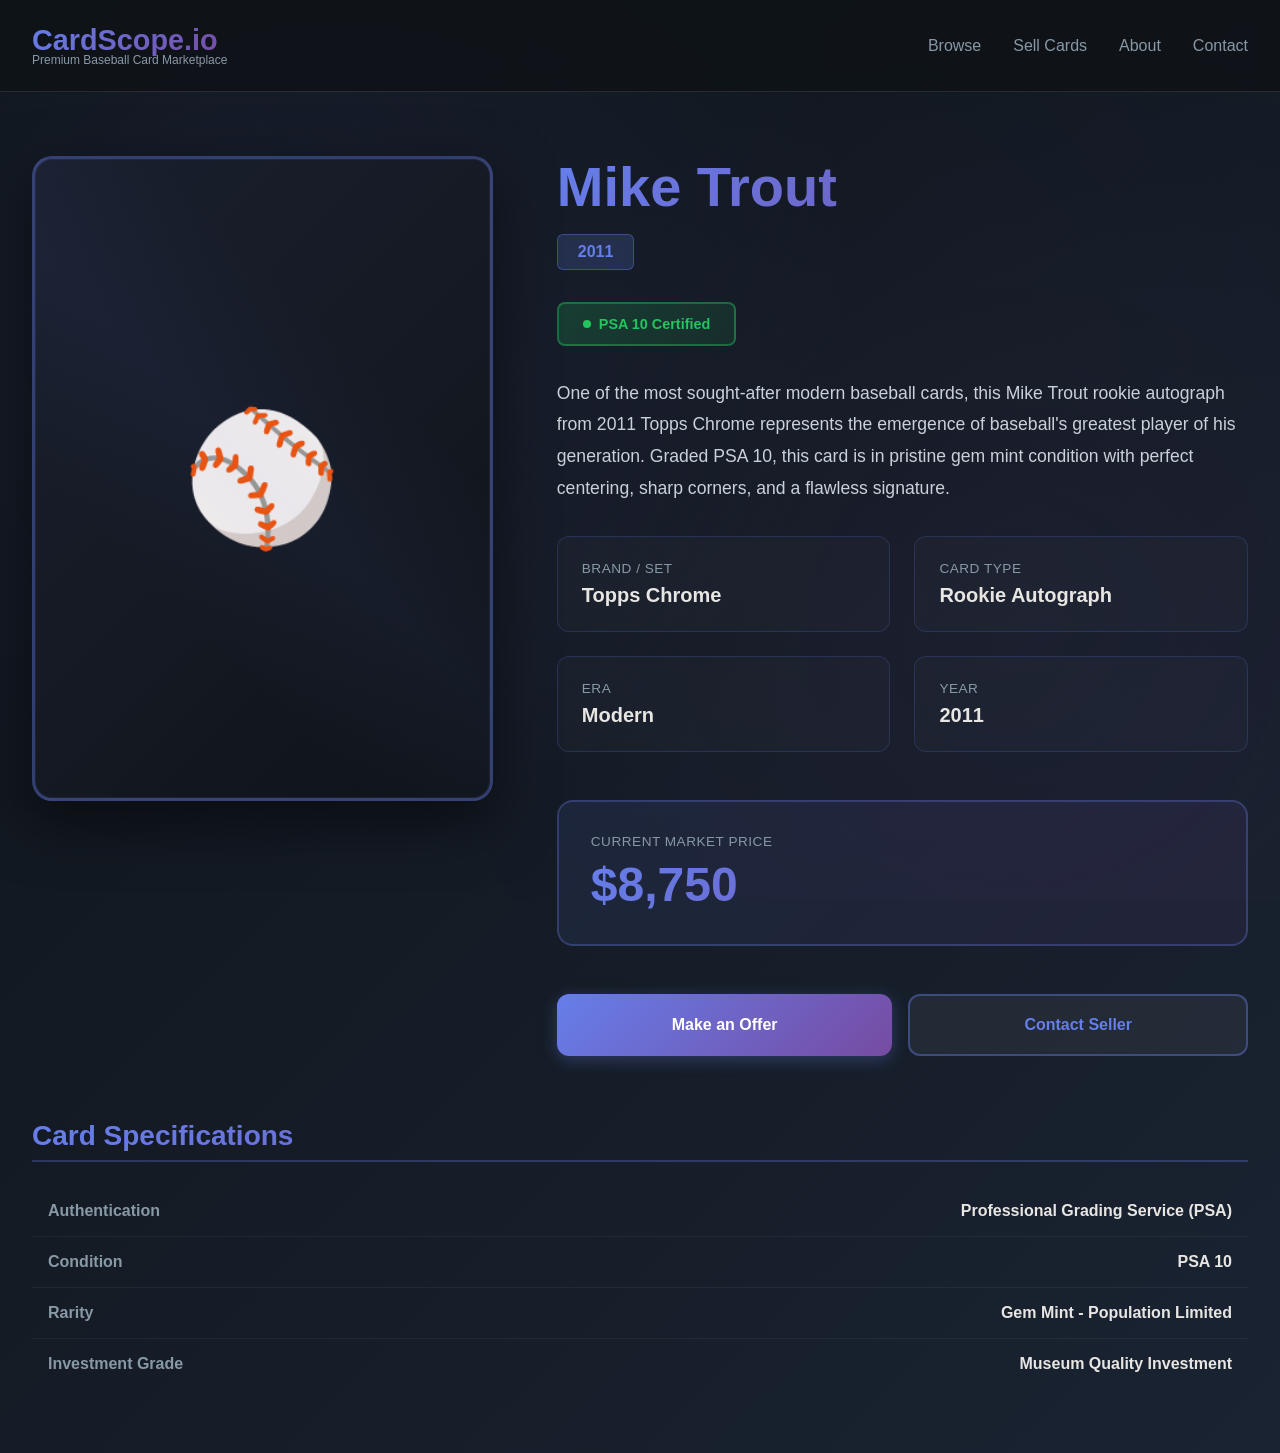
<file: card-mike-trout.html>
<!DOCTYPE html>
<html lang="en">
<head>
    <meta charset="UTF-8">
    <meta name="viewport" content="width=device-width, initial-scale=1.0">
    <title id="pageTitle">Card Profile - CardScope.io</title>
    <style>
        * {
            margin: 0;
            padding: 0;
            box-sizing: border-box;
        }

        body {
            font-family: -apple-system, BlinkMacSystemFont, 'Segoe UI', Roboto, Oxygen, Ubuntu, Cantarell, sans-serif;
            background: linear-gradient(135deg, #0f1419 0%, #1a2332 100%);
            color: #e1e8ed;
            min-height: 100vh;
            position: relative;
            overflow-x: hidden;
        }

        body::before {
            content: '';
            position: fixed;
            inset: 0;
            background: 
                radial-gradient(circle at 20% 30%, rgba(102, 126, 234, 0.08) 0%, transparent 50%),
                radial-gradient(circle at 80% 70%, rgba(118, 75, 162, 0.06) 0%, transparent 50%);
            pointer-events: none;
            z-index: 0;
        }

        header {
            background: rgba(15, 20, 25, 0.95);
            backdrop-filter: blur(10px);
            border-bottom: 1px solid rgba(255, 255, 255, 0.1);
            padding: 1.5rem 2rem;
            position: sticky;
            top: 0;
            z-index: 100;
        }

        .header-content {
            max-width: 1400px;
            margin: 0 auto;
            display: flex;
            justify-content: space-between;
            align-items: center;
        }

        .logo {
            font-size: 1.8rem;
            font-weight: 700;
            background: linear-gradient(135deg, #667eea 0%, #764ba2 100%);
            -webkit-background-clip: text;
            -webkit-text-fill-color: transparent;
            background-clip: text;
        }

        .logo-subtitle {
            font-size: 0.75rem;
            color: #8899a6;
            margin-top: -0.25rem;
            font-family: -apple-system, BlinkMacSystemFont, 'Segoe UI', Roboto, Oxygen, Ubuntu, Cantarell, sans-serif;
        }

        nav {
            display: flex;
            gap: 2rem;
            align-items: center;
        }

        nav a {
            color: #8899a6;
            text-decoration: none;
            font-weight: 500;
            transition: color 0.2s;
            font-family: -apple-system, BlinkMacSystemFont, 'Segoe UI', Roboto, Oxygen, Ubuntu, Cantarell, sans-serif;
        }

        nav a:hover {
            color: #667eea;
        }

        .container {
            max-width: 1400px;
            margin: 0 auto;
            padding: 4rem 2rem;
            position: relative;
            z-index: 1;
        }

        .card-profile {
            display: grid;
            grid-template-columns: 1fr 1.5fr;
            gap: 4rem;
            margin-bottom: 4rem;
        }

        .card-showcase {
            position: relative;
        }

        .card-main {
            width: 100%;
            aspect-ratio: 2.5 / 3.5;
            background: linear-gradient(135deg, #1a1f2e 0%, #0f1419 100%);
            border: 3px solid rgba(102, 126, 234, 0.4);
            border-radius: 20px;
            display: flex;
            align-items: center;
            justify-content: center;
            font-size: 8rem;
            position: relative;
            overflow: hidden;
            box-shadow: 
                0 20px 60px rgba(0, 0, 0, 0.5),
                0 0 0 1px rgba(102, 126, 234, 0.1) inset;
        }

        .card-main::before {
            content: '';
            position: absolute;
            inset: 0;
            background: 
                linear-gradient(45deg, transparent 30%, rgba(102, 126, 234, 0.05) 50%, transparent 70%);
            animation: shimmer 3s infinite;
        }

        @keyframes shimmer {
            0%, 100% { transform: translateX(-100%) translateY(-100%) rotate(45deg); }
            50% { transform: translateX(100%) translateY(100%) rotate(45deg); }
        }

        .card-info {
            animation: fadeInUp 0.8s ease-out;
        }

        @keyframes fadeInUp {
            from {
                opacity: 0;
                transform: translateY(30px);
            }
            to {
                opacity: 1;
                transform: translateY(0);
            }
        }

        .player-name {
            font-size: 3.5rem;
            line-height: 1.1;
            font-weight: 700;
            background: linear-gradient(135deg, #667eea 0%, #764ba2 100%);
            -webkit-background-clip: text;
            -webkit-text-fill-color: transparent;
            background-clip: text;
            margin-bottom: 1rem;
        }

        .card-year-badge {
            display: inline-block;
            font-size: 1rem;
            font-weight: 600;
            padding: 0.5rem 1.25rem;
            background: rgba(102, 126, 234, 0.2);
            border: 1px solid rgba(102, 126, 234, 0.4);
            border-radius: 6px;
            color: #667eea;
            margin-bottom: 2rem;
        }

        .details-grid {
            display: grid;
            grid-template-columns: repeat(2, 1fr);
            gap: 1.5rem;
            margin: 2rem 0;
        }

        .detail-item {
            background: rgba(255, 255, 255, 0.02);
            border: 1px solid rgba(102, 126, 234, 0.2);
            border-radius: 12px;
            padding: 1.5rem;
        }

        .detail-label {
            font-size: 0.85rem;
            color: #8899a6;
            text-transform: uppercase;
            letter-spacing: 0.5px;
            margin-bottom: 0.5rem;
        }

        .detail-value {
            font-size: 1.25rem;
            font-weight: 600;
            color: #e8e6e3;
        }

        .price-section {
            margin: 3rem 0;
            padding: 2rem;
            background: linear-gradient(135deg, rgba(102, 126, 234, 0.1) 0%, rgba(118, 75, 162, 0.1) 100%);
            border: 2px solid rgba(102, 126, 234, 0.3);
            border-radius: 16px;
        }

        .price-label {
            font-size: 0.85rem;
            color: #8899a6;
            text-transform: uppercase;
            letter-spacing: 0.5px;
            margin-bottom: 0.5rem;
        }

        .price-value {
            font-size: 3rem;
            font-weight: 700;
            background: linear-gradient(135deg, #667eea 0%, #764ba2 100%);
            -webkit-background-clip: text;
            -webkit-text-fill-color: transparent;
            background-clip: text;
        }

        .description {
            line-height: 1.8;
            font-size: 1.1rem;
            color: #c9d1d9;
            margin: 2rem 0;
        }

        .specs-section {
            margin-top: 4rem;
        }

        .section-title {
            font-size: 1.75rem;
            font-weight: 700;
            background: linear-gradient(135deg, #667eea 0%, #764ba2 100%);
            -webkit-background-clip: text;
            -webkit-text-fill-color: transparent;
            background-clip: text;
            margin-bottom: 1.5rem;
            border-bottom: 2px solid rgba(102, 126, 234, 0.3);
            padding-bottom: 0.5rem;
        }

        .spec-row {
            display: flex;
            justify-content: space-between;
            padding: 1rem;
            border-bottom: 1px solid rgba(255, 255, 255, 0.05);
        }

        .spec-row:last-child {
            border-bottom: none;
        }

        .spec-key {
            font-weight: 600;
            color: #8899a6;
        }

        .spec-value {
            color: #e8e6e3;
            font-weight: 600;
        }

        .cta-buttons {
            display: flex;
            gap: 1rem;
            margin-top: 3rem;
        }

        .btn-primary {
            flex: 1;
            padding: 1.25rem 2rem;
            background: linear-gradient(135deg, #667eea 0%, #764ba2 100%);
            border: none;
            border-radius: 12px;
            color: white;
            font-size: 1rem;
            font-weight: 600;
            cursor: pointer;
            transition: all 0.3s;
            box-shadow: 0 4px 16px rgba(102, 126, 234, 0.3);
        }

        .btn-primary:hover {
            transform: translateY(-2px);
            box-shadow: 0 8px 24px rgba(102, 126, 234, 0.4);
        }

        .btn-secondary {
            flex: 1;
            padding: 1.25rem 2rem;
            background: rgba(255, 255, 255, 0.05);
            border: 2px solid rgba(102, 126, 234, 0.4);
            border-radius: 12px;
            color: #667eea;
            font-size: 1rem;
            font-weight: 600;
            cursor: pointer;
            transition: all 0.3s;
        }

        .btn-secondary:hover {
            background: rgba(102, 126, 234, 0.1);
            transform: translateY(-2px);
        }

        .condition-badge {
            display: inline-flex;
            align-items: center;
            gap: 0.5rem;
            padding: 0.75rem 1.5rem;
            background: linear-gradient(135deg, rgba(34, 197, 94, 0.2) 0%, rgba(34, 197, 94, 0.1) 100%);
            border: 2px solid rgba(34, 197, 94, 0.4);
            border-radius: 8px;
            color: #22c55e;
            font-size: 0.9rem;
            font-weight: 600;
        }

        .badge-dot {
            width: 8px;
            height: 8px;
            background: #22c55e;
            border-radius: 50%;
            animation: pulse 2s infinite;
        }

        @keyframes pulse {
            0%, 100% { opacity: 1; }
            50% { opacity: 0.5; }
        }

        @media (max-width: 968px) {
            .card-profile {
                grid-template-columns: 1fr;
                gap: 2rem;
            }

            .player-name {
                font-size: 2.5rem;
            }

            .details-grid {
                grid-template-columns: 1fr;
            }

            .cta-buttons {
                flex-direction: column;
            }

            nav {
                gap: 1rem;
            }

            .header-content {
                flex-wrap: wrap;
            }
        }
    </style>
</head>
<body>
    <header>
        <div class="header-content">
            <div>
                <div class="logo">CardScope.io</div>
                <div class="logo-subtitle">Premium Baseball Card Marketplace</div>
            </div>
            <nav>
                <a href="index.html">Browse</a>
                <a href="sell-cards.html">Sell Cards</a>
                <a href="#about">About</a>
                <a href="#contact">Contact</a>
            </nav>
        </div>
    </header>

    <div class="container">
        <div class="card-profile">
            <div class="card-showcase">
                <div class="card-main" id="cardImage">
                    ⚾
                </div>
            </div>

            <div class="card-info">
                <h1 class="player-name" id="playerName">Loading...</h1>
                <div class="card-year-badge" id="yearBadge">2011</div>
                <div id="conditionBadge"></div>

                <p class="description" id="description">
                    Loading card details...
                </p>

                <div class="details-grid">
                    <div class="detail-item">
                        <div class="detail-label">Brand / Set</div>
                        <div class="detail-value" id="brandValue">-</div>
                    </div>
                    <div class="detail-item">
                        <div class="detail-label">Card Type</div>
                        <div class="detail-value" id="typeValue">-</div>
                    </div>
                    <div class="detail-item">
                        <div class="detail-label">Era</div>
                        <div class="detail-value" id="eraValue">-</div>
                    </div>
                    <div class="detail-item">
                        <div class="detail-label">Year</div>
                        <div class="detail-value" id="yearValue">-</div>
                    </div>
                </div>

                <div class="price-section">
                    <div class="price-label">Current Market Price</div>
                    <div class="price-value" id="priceValue">-</div>
                </div>

                <div class="cta-buttons">
                    <button class="btn-primary">Make an Offer</button>
                    <button class="btn-secondary">Contact Seller</button>
                </div>
            </div>
        </div>

        <div class="specs-section">
            <h2 class="section-title">Card Specifications</h2>
            <div class="spec-row">
                <span class="spec-key">Authentication</span>
                <span class="spec-value" id="authValue">Professional Grading Service</span>
            </div>
            <div class="spec-row">
                <span class="spec-key">Condition</span>
                <span class="spec-value" id="conditionValue">-</span>
            </div>
            <div class="spec-row">
                <span class="spec-key">Rarity</span>
                <span class="spec-value" id="rarityValue">Limited Production</span>
            </div>
            <div class="spec-row">
                <span class="spec-key">Investment Grade</span>
                <span class="spec-value" id="investmentValue">Premium Collectible</span>
            </div>
        </div>
    </div>

    <script>
        const cardsData = [
            {
                player: "Mike Trout",
                year: "2011",
                brand: "Topps Chrome",
                type: "Rookie Autograph",
                price: "$8,750",
                era: "modern",
                condition: "PSA 10",
                emoji: "⚾",
                description: "One of the most sought-after modern baseball cards, this Mike Trout rookie autograph from 2011 Topps Chrome represents the emergence of baseball's greatest player of his generation. Graded PSA 10, this card is in pristine gem mint condition with perfect centering, sharp corners, and a flawless signature."
            },
            {
                player: "Ronald Acuña Jr.",
                year: "2018",
                brand: "Topps Chrome",
                type: "Rookie Autograph",
                price: "$2,200",
                era: "modern",
                condition: "PSA 9",
                emoji: "⚾",
                description: "Ronald Acuña Jr.'s explosive debut season made this 2018 Topps Chrome rookie autograph an instant classic. Graded PSA 9, this card features the young superstar's on-card signature and showcases his early promise as one of baseball's most dynamic players."
            },
            {
                player: "Derek Jeter",
                year: "1993",
                brand: "SP",
                type: "Rookie Card",
                price: "$1,450",
                era: "modern",
                condition: "PSA 9",
                emoji: "⚾",
                description: "The Captain's flagship rookie card from 1993 SP is one of the most iconic cards of the 1990s. This PSA 9 example captures Derek Jeter at the beginning of his legendary career with the New York Yankees, before his five World Series championships and 3,000+ hits."
            },
            {
                player: "Shohei Ohtani",
                year: "2018",
                brand: "Topps Chrome",
                type: "Rookie Card",
                price: "$5,500",
                era: "modern",
                condition: "PSA 10",
                emoji: "⚾",
                description: "A true unicorn in baseball history, Shohei Ohtani's 2018 Topps Chrome rookie card in PSA 10 represents the only player to excel as both an elite pitcher and power hitter in the modern era. This gem mint card has become one of the most valuable modern rookies."
            },
            {
                player: "Mickey Mantle",
                year: "1952",
                brand: "Topps",
                type: "Rookie Card",
                price: "$85,000",
                era: "vintage",
                condition: "PSA 5",
                emoji: "⚾",
                description: "The holy grail of baseball cards. Mickey Mantle's 1952 Topps rookie is the most iconic card in the hobby, featuring the Yankees legend in his second year. Even in PSA 5 condition, this card commands massive premiums due to its legendary status and the difficulty of finding centered examples."
            },
            {
                player: "Jackie Robinson",
                year: "1948",
                brand: "Leaf",
                type: "Rookie Card",
                price: "$45,000",
                era: "vintage",
                condition: "PSA 4",
                emoji: "⚾",
                description: "More than just a baseball card, this 1948 Leaf Jackie Robinson rookie represents a pivotal moment in American history. Robinson broke baseball's color barrier in 1947, and this card from his second season is one of the most historically significant cards in the hobby."
            },
            {
                player: "Ken Griffey Jr.",
                year: "1989",
                brand: "Upper Deck",
                type: "Rookie Card",
                price: "$3,200",
                era: "modern",
                condition: "PSA 10",
                emoji: "⚾",
                description: "The most iconic card of the junk wax era, Ken Griffey Jr.'s 1989 Upper Deck #1 rookie card in PSA 10 remains highly desirable. Junior's sweet swing and infectious smile made him baseball's most marketable player of the 1990s, and this card launched Upper Deck as a premium brand."
            },
            {
                player: "Willie Mays",
                year: "1952",
                brand: "Topps",
                type: "Rookie Card",
                price: "$28,500",
                era: "vintage",
                condition: "PSA 6",
                emoji: "⚾",
                description: "The Say Hey Kid's 1952 Topps rookie card is one of the most important vintage cards in existence. Willie Mays is widely considered one of the five greatest players ever, and this PSA 6 example from the legendary 1952 Topps set is a museum-quality piece of baseball history."
            },
            {
                player: "Vladimir Guerrero Jr.",
                year: "2019",
                brand: "Topps Chrome",
                type: "Rookie Autograph",
                price: "$1,850",
                era: "modern",
                condition: "PSA 10",
                emoji: "⚾",
                description: "Following in his Hall of Fame father's footsteps, Vladimir Guerrero Jr.'s 2019 Topps Chrome rookie autograph in PSA 10 captures one of baseball's most exciting young sluggers. His powerful swing and consistent production make this a strong modern investment piece."
            },
            {
                player: "Roberto Clemente",
                year: "1955",
                brand: "Topps",
                type: "Rookie Card",
                price: "$18,500",
                era: "vintage",
                condition: "PSA 5",
                emoji: "⚾",
                description: "Roberto Clemente's 1955 Topps rookie card honors one of baseball's most beloved humanitarian players. The Hall of Famer's tragic death while delivering earthquake relief supplies has made his cards even more meaningful to collectors. This PSA 5 is a cherished piece of baseball heritage."
            },
            {
                player: "Fernando Tatis Jr.",
                year: "2019",
                brand: "Topps Chrome",
                type: "Rookie Autograph",
                price: "$1,200",
                era: "modern",
                condition: "PSA 9",
                emoji: "⚾",
                description: "Before controversy, Fernando Tatis Jr. burst onto the scene as one of baseball's most electrifying talents. This 2019 Topps Chrome rookie autograph in PSA 9 captures his tremendous potential and remains a polarizing but intriguing piece in the modern market."
            },
            {
                player: "Hank Aaron",
                year: "1954",
                brand: "Topps",
                type: "Rookie Card",
                price: "$32,000",
                era: "vintage",
                condition: "PSA 6",
                emoji: "⚾",
                description: "Hammerin' Hank's 1954 Topps rookie card is a cornerstone of any serious vintage collection. Aaron's 755 home runs stood as the all-time record for decades, and his dignified pursuit of excellence on and off the field makes this PSA 6 rookie a prized possession."
            },
            {
                player: "Bryce Harper",
                year: "2012",
                brand: "Bowman Chrome",
                type: "Prospect Autograph",
                price: "$2,400",
                era: "modern",
                condition: "PSA 10",
                emoji: "⚾",
                description: "The most hyped prospect since LeBron James, Bryce Harper's 2012 Bowman Chrome prospect autograph in PSA 10 captures the phenom before his MLB debut. His 2015 MVP season and consistent star power have kept this card relevant in the modern market."
            },
            {
                player: "Sandy Koufax",
                year: "1955",
                brand: "Topps",
                type: "Rookie Card",
                price: "$24,000",
                era: "vintage",
                condition: "PSA 5",
                emoji: "⚾",
                description: "Sandy Koufax's 1955 Topps rookie card represents one of the greatest pitchers who ever lived. His dominant stretch from 1963-1966 included three Cy Young awards and four no-hitters. This PSA 5 rookie is a blue-chip investment in baseball history."
            },
            {
                player: "Juan Soto",
                year: "2018",
                brand: "Topps Chrome",
                type: "Rookie Autograph",
                price: "$1,950",
                era: "modern",
                condition: "PSA 10",
                emoji: "⚾",
                description: "Juan Soto's advanced hitting approach and patient eye at the plate made him an instant star. This 2018 Topps Chrome rookie autograph in PSA 10 gem mint condition captures one of the game's most disciplined young hitters and a perennial MVP candidate."
            },
            {
                player: "Pete Rose",
                year: "1963",
                brand: "Topps",
                type: "Rookie Card",
                price: "$8,500",
                era: "vintage",
                condition: "PSA 7",
                emoji: "⚾",
                description: "Charlie Hustle's 1963 Topps rookie card remains popular despite his controversial ban from baseball. Pete Rose's 4,256 career hits still stand as the all-time record, and this PSA 7 rookie card from the classic 1963 set is a snapshot of baseball's Hit King."
            }
        ];

        function getCardFromUrl() {
            const urlParams = new URLSearchParams(window.location.search);
            return urlParams.get('card');
        }

        function getCardById(id) {
            return cardsData.find(card => {
                const cardId = card.player.toLowerCase().replace(/[.\s]/g, '-');
                return cardId === id;
            });
        }

        function loadCard() {
            const cardId = getCardFromUrl();
            let card;
            
            if (cardId) {
                card = getCardById(cardId);
            }
            
            if (!card) {
                card = cardsData[0];
            }

            document.getElementById('pageTitle').textContent = `${card.player} ${card.year} - CardScope.io`;
            document.getElementById('playerName').textContent = card.player;
            document.getElementById('yearBadge').textContent = card.year;
            document.getElementById('cardImage').textContent = card.emoji;
            document.getElementById('description').textContent = card.description;
            document.getElementById('brandValue').textContent = card.brand;
            document.getElementById('typeValue').textContent = card.type;
            document.getElementById('eraValue').textContent = card.era.charAt(0).toUpperCase() + card.era.slice(1);
            document.getElementById('yearValue').textContent = card.year;
            document.getElementById('priceValue').textContent = card.price;
            document.getElementById('conditionValue').textContent = card.condition;
            document.getElementById('authValue').textContent = card.condition ? `Professional Grading Service (${card.condition.split(' ')[0]})` : 'Ungraded';
            
            if (card.condition) {
                document.getElementById('conditionBadge').innerHTML = `
                    <div class="condition-badge">
                        <span class="badge-dot"></span>
                        ${card.condition} Certified
                    </div>
                `;
            }

            const gradeNum = card.condition ? parseInt(card.condition.split(' ')[1]) : 0;
            if (gradeNum >= 9) {
                document.getElementById('rarityValue').textContent = 'Gem Mint - Population Limited';
                document.getElementById('investmentValue').textContent = 'Museum Quality Investment';
            } else if (gradeNum >= 7) {
                document.getElementById('rarityValue').textContent = 'High Grade - Strong Population';
                document.getElementById('investmentValue').textContent = 'Premium Investment Grade';
            } else if (gradeNum >= 5) {
                document.getElementById('rarityValue').textContent = 'Mid Grade - Available';
                document.getElementById('investmentValue').textContent = 'Solid Collectible Grade';
            } else {
                document.getElementById('rarityValue').textContent = 'Variable Population';
                document.getElementById('investmentValue').textContent = 'Entry Level Investment';
            }
        }

        window.addEventListener('DOMContentLoaded', loadCard);
    </script>
</body>
</html>
</file>
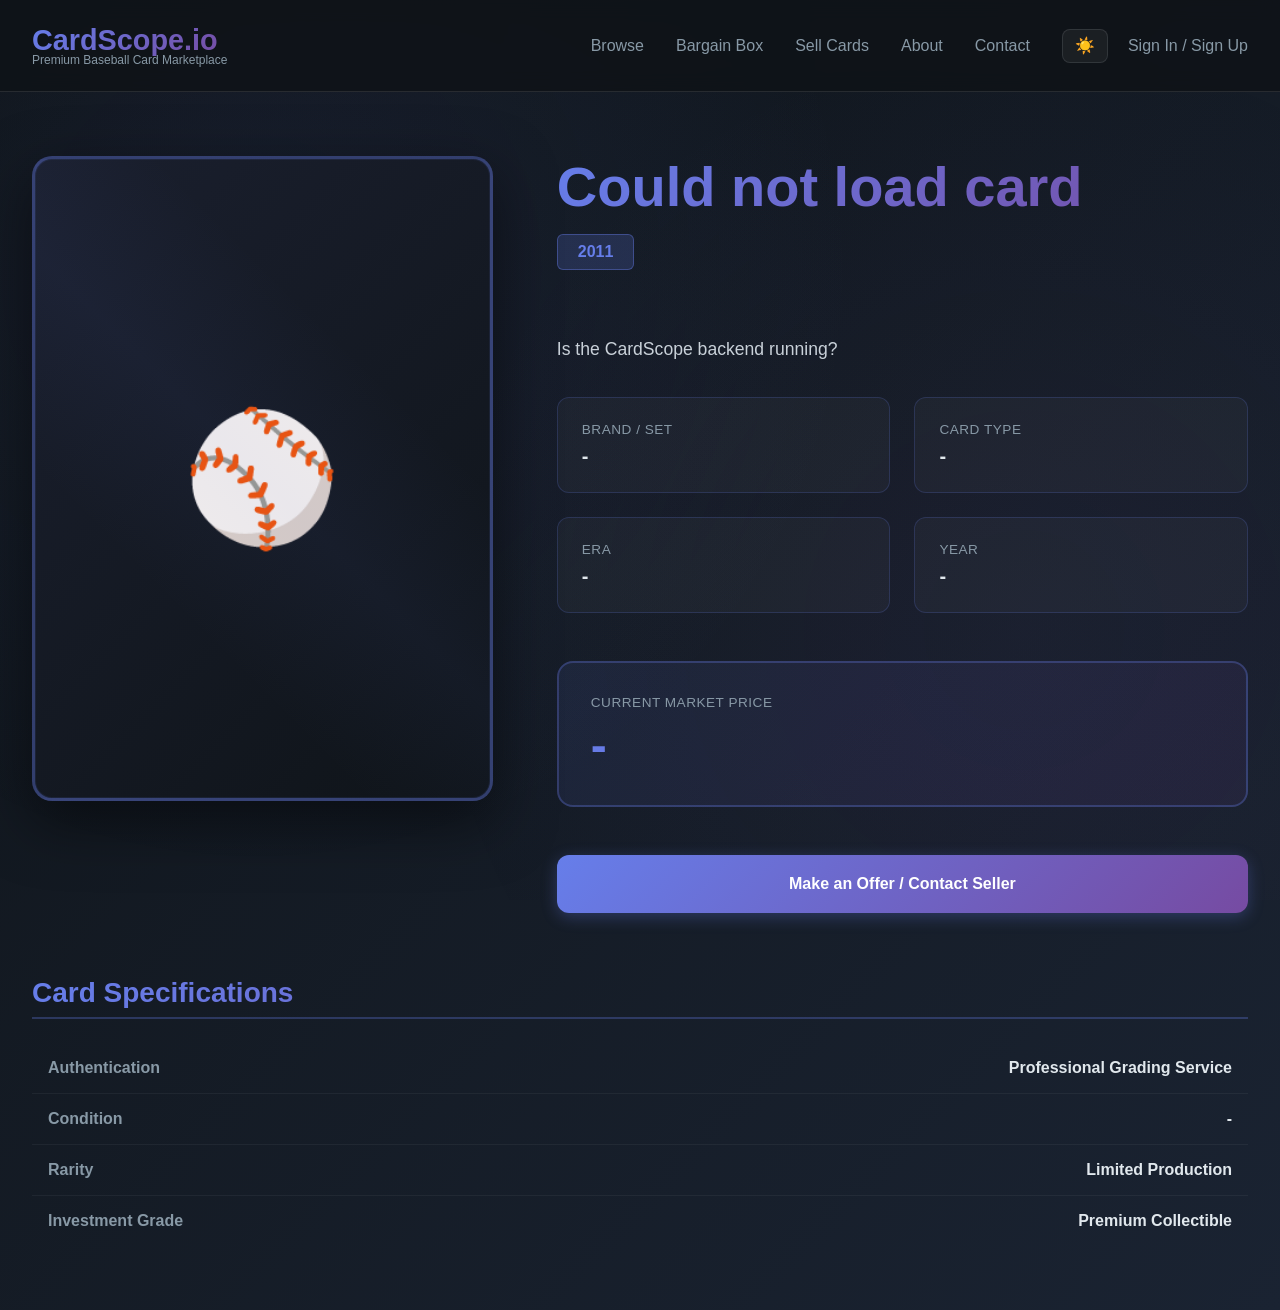
<file: card.html>
<!DOCTYPE html>
<html lang="en">
<head>
    <meta charset="UTF-8">
    <meta name="viewport" content="width=device-width, initial-scale=1.0">
    <title id="pageTitle">Card Profile - CardScope.io</title>
    <script>(function(){var t=localStorage.getItem('cardscope_theme')||'dark';document.documentElement.setAttribute('data-theme',t);})();</script>
    <link rel="stylesheet" href="theme.css">
    <link rel="stylesheet" href="card-flip.css">
    <style>
        * {
            margin: 0;
            padding: 0;
            box-sizing: border-box;
        }

        body {
            font-family: -apple-system, BlinkMacSystemFont, 'Segoe UI', Roboto, Oxygen, Ubuntu, Cantarell, sans-serif;
            background: linear-gradient(135deg, var(--bg-1) 0%, var(--bg-2) 100%);
            color: var(--text-1);
            min-height: 100vh;
            position: relative;
            overflow-x: hidden;
        }

        body::before {
            content: '';
            position: fixed;
            inset: 0;
            background: 
                radial-gradient(circle at 20% 30%, rgba(102, 126, 234, 0.08) 0%, transparent 50%),
                radial-gradient(circle at 80% 70%, rgba(118, 75, 162, 0.06) 0%, transparent 50%);
            pointer-events: none;
            z-index: 0;
        }

        header {
            background: var(--header-surface);
            backdrop-filter: blur(10px);
            border-bottom: 1px solid var(--tint-4);
            padding: 1.5rem 2rem;
            position: sticky;
            top: 0;
            z-index: 100;
        }

        .header-content {
            max-width: 1400px;
            margin: 0 auto;
            display: flex;
            justify-content: space-between;
            align-items: center;
        }

        .logo {
            font-size: 1.8rem;
            font-weight: 700;
            background: linear-gradient(135deg, #667eea 0%, #764ba2 100%);
            -webkit-background-clip: text;
            -webkit-text-fill-color: transparent;
            background-clip: text;
        }

        .logo-subtitle {
            font-size: 0.75rem;
            color: var(--text-2);
            margin-top: -0.25rem;
            font-family: -apple-system, BlinkMacSystemFont, 'Segoe UI', Roboto, Oxygen, Ubuntu, Cantarell, sans-serif;
        }

        nav {
            display: flex;
            gap: 2rem;
            align-items: center;
        }

        nav a {
            color: var(--text-2);
            text-decoration: none;
            font-weight: 500;
            transition: color 0.2s;
            font-family: -apple-system, BlinkMacSystemFont, 'Segoe UI', Roboto, Oxygen, Ubuntu, Cantarell, sans-serif;
        }

        nav a:hover {
            color: #667eea;
        }

        .container {
            max-width: 1400px;
            margin: 0 auto;
            padding: 4rem 2rem;
            position: relative;
            z-index: 1;
        }

        .card-profile {
            display: grid;
            grid-template-columns: 1fr 1.5fr;
            gap: 4rem;
            margin-bottom: 4rem;
        }

        .card-showcase {
            position: relative;
        }

        .card-main {
            width: 100%;
            aspect-ratio: 2.5 / 3.5;
            background: linear-gradient(135deg, #1a1f2e 0%, #0f1419 100%);
            border: 3px solid rgba(102, 126, 234, 0.4);
            border-radius: 20px;
            display: flex;
            align-items: center;
            justify-content: center;
            font-size: 8rem;
            position: relative;
            overflow: hidden;
            box-shadow: 
                0 20px 60px rgba(0, 0, 0, 0.5),
                0 0 0 1px rgba(102, 126, 234, 0.1) inset;
        }

        .card-main::before {
            content: '';
            position: absolute;
            inset: 0;
            background: 
                linear-gradient(45deg, transparent 30%, rgba(102, 126, 234, 0.05) 50%, transparent 70%);
            animation: shimmer 3s infinite;
        }

        @keyframes shimmer {
            0%, 100% { transform: translateX(-100%) translateY(-100%) rotate(45deg); }
            50% { transform: translateX(100%) translateY(100%) rotate(45deg); }
        }

        .card-info {
            animation: fadeInUp 0.8s ease-out;
        }

        @keyframes fadeInUp {
            from {
                opacity: 0;
                transform: translateY(30px);
            }
            to {
                opacity: 1;
                transform: translateY(0);
            }
        }

        .player-name {
            font-size: 3.5rem;
            line-height: 1.1;
            font-weight: 700;
            background: linear-gradient(135deg, #667eea 0%, #764ba2 100%);
            -webkit-background-clip: text;
            -webkit-text-fill-color: transparent;
            background-clip: text;
            margin-bottom: 1rem;
        }

        .card-year-badge {
            display: inline-block;
            font-size: 1rem;
            font-weight: 600;
            padding: 0.5rem 1.25rem;
            background: rgba(102, 126, 234, 0.2);
            border: 1px solid rgba(102, 126, 234, 0.4);
            border-radius: 6px;
            color: #667eea;
            margin-bottom: 2rem;
        }

        .details-grid {
            display: grid;
            grid-template-columns: repeat(2, 1fr);
            gap: 1.5rem;
            margin: 2rem 0;
        }

        .detail-item {
            background: var(--tint-1);
            border: 1px solid rgba(102, 126, 234, 0.2);
            border-radius: 12px;
            padding: 1.5rem;
        }

        .detail-label {
            font-size: 0.85rem;
            color: var(--text-2);
            text-transform: uppercase;
            letter-spacing: 0.5px;
            margin-bottom: 0.5rem;
        }

        .detail-value {
            font-size: 1.25rem;
            font-weight: 600;
            color: var(--text-1);
        }

        .price-section {
            margin: 3rem 0;
            padding: 2rem;
            background: linear-gradient(135deg, rgba(102, 126, 234, 0.1) 0%, rgba(118, 75, 162, 0.1) 100%);
            border: 2px solid rgba(102, 126, 234, 0.3);
            border-radius: 16px;
        }

        .price-label {
            font-size: 0.85rem;
            color: var(--text-2);
            text-transform: uppercase;
            letter-spacing: 0.5px;
            margin-bottom: 0.5rem;
        }

        .price-value {
            font-size: 3rem;
            font-weight: 700;
            background: linear-gradient(135deg, #667eea 0%, #764ba2 100%);
            -webkit-background-clip: text;
            -webkit-text-fill-color: transparent;
            background-clip: text;
        }

        .description {
            line-height: 1.8;
            font-size: 1.1rem;
            color: var(--text-3);
            margin: 2rem 0;
        }

        .specs-section {
            margin-top: 4rem;
        }

        .section-title {
            font-size: 1.75rem;
            font-weight: 700;
            background: linear-gradient(135deg, #667eea 0%, #764ba2 100%);
            -webkit-background-clip: text;
            -webkit-text-fill-color: transparent;
            background-clip: text;
            margin-bottom: 1.5rem;
            border-bottom: 2px solid rgba(102, 126, 234, 0.3);
            padding-bottom: 0.5rem;
        }

        .spec-row {
            display: flex;
            justify-content: space-between;
            padding: 1rem;
            border-bottom: 1px solid var(--tint-2);
        }

        .spec-row:last-child {
            border-bottom: none;
        }

        .spec-key {
            font-weight: 600;
            color: var(--text-2);
        }

        .spec-value {
            color: var(--text-1);
            font-weight: 600;
        }

        .cta-buttons {
            display: flex;
            gap: 1rem;
            margin-top: 3rem;
        }

        .btn-primary {
            flex: 1;
            padding: 1.25rem 2rem;
            background: linear-gradient(135deg, #667eea 0%, #764ba2 100%);
            border: none;
            border-radius: 12px;
            color: white;
            font-size: 1rem;
            font-weight: 600;
            cursor: pointer;
            transition: all 0.3s;
            box-shadow: 0 4px 16px rgba(102, 126, 234, 0.3);
        }

        .btn-primary:hover {
            transform: translateY(-2px);
            box-shadow: 0 8px 24px rgba(102, 126, 234, 0.4);
        }

        .btn-secondary {
            flex: 1;
            padding: 1.25rem 2rem;
            background: var(--tint-2);
            border: 2px solid rgba(102, 126, 234, 0.4);
            border-radius: 12px;
            color: #667eea;
            font-size: 1rem;
            font-weight: 600;
            cursor: pointer;
            transition: all 0.3s;
        }

        .btn-secondary:hover {
            background: rgba(102, 126, 234, 0.1);
            transform: translateY(-2px);
        }

        .paypal-buy-section {
            margin-top: 3rem;
        }

        .paypal-buy-form {
            margin: 0;
        }

        .btn-paypal {
            width: 100%;
            padding: 1.25rem 2rem;
            background: linear-gradient(135deg, #0070ba 0%, #003087 100%);
            border: none;
            border-radius: 12px;
            color: white;
            font-size: 1rem;
            font-weight: 600;
            cursor: pointer;
            transition: all 0.3s;
            box-shadow: 0 4px 16px rgba(0, 112, 186, 0.3);
        }

        .btn-paypal:hover {
            transform: translateY(-2px);
            box-shadow: 0 8px 24px rgba(0, 112, 186, 0.4);
        }

        .paypal-unavailable {
            color: var(--text-2);
            font-size: 0.85rem;
            margin: 0;
        }

        .offer-form-container {
            margin-top: 1.5rem;
            padding: 1.5rem;
            background: var(--tint-1);
            border: 1px solid rgba(102, 126, 234, 0.2);
            border-radius: 12px;
        }

        .offer-form-container .form-group {
            margin-bottom: 1rem;
        }

        .offer-form-container label {
            display: block;
            margin-bottom: 0.5rem;
            font-weight: 600;
            font-size: 0.9rem;
            color: var(--text-1);
        }

        .offer-form-container input,
        .offer-form-container textarea {
            width: 100%;
            padding: 0.85rem;
            background: var(--tint-2);
            border: 1px solid var(--tint-4);
            border-radius: 10px;
            color: var(--text-1);
            font-size: 1rem;
            font-family: inherit;
        }

        .offer-form-container input:focus,
        .offer-form-container textarea:focus {
            outline: none;
            border-color: #667eea;
        }

        .offer-form-container textarea {
            min-height: 100px;
            resize: vertical;
        }

        .offer-form-buttons {
            display: flex;
            gap: 1rem;
            margin-top: 1rem;
        }

        .offer-form-buttons button {
            flex: 1;
        }

        .own-listing-notice {
            margin-top: 1.5rem;
            padding: 1rem 1.5rem;
            background: rgba(102, 126, 234, 0.1);
            border: 1px solid rgba(102, 126, 234, 0.3);
            border-radius: 12px;
            color: var(--text-3);
            font-size: 0.95rem;
        }

        .own-listing-notice a {
            color: #667eea;
            font-weight: 600;
        }

        .condition-badge {
            display: inline-flex;
            align-items: center;
            gap: 0.5rem;
            padding: 0.75rem 1.5rem;
            background: linear-gradient(135deg, rgba(34, 197, 94, 0.2) 0%, rgba(34, 197, 94, 0.1) 100%);
            border: 2px solid rgba(34, 197, 94, 0.4);
            border-radius: 8px;
            color: #22c55e;
            font-size: 0.9rem;
            font-weight: 600;
        }

        .badge-dot {
            width: 8px;
            height: 8px;
            background: #22c55e;
            border-radius: 50%;
            animation: pulse 2s infinite;
        }

        .lot-badge-detail {
            display: inline-flex;
            align-items: center;
            gap: 0.5rem;
            padding: 0.75rem 1.5rem;
            background: linear-gradient(135deg, rgba(245, 158, 11, 0.2) 0%, rgba(245, 158, 11, 0.1) 100%);
            border: 2px solid rgba(245, 158, 11, 0.4);
            border-radius: 8px;
            color: var(--amber-text);
            font-size: 0.9rem;
            font-weight: 600;
            margin-left: 0.75rem;
        }

        .sold-badge-detail {
            display: inline-flex;
            align-items: center;
            gap: 0.5rem;
            padding: 0.75rem 1.5rem;
            background: rgba(34, 197, 94, 0.15);
            border: 2px solid rgba(34, 197, 94, 0.4);
            border-radius: 8px;
            color: #22c55e;
            font-size: 0.9rem;
            font-weight: 700;
            text-transform: uppercase;
            letter-spacing: 0.5px;
            margin-left: 0.75rem;
        }

        @keyframes pulse {
            0%, 100% { opacity: 1; }
            50% { opacity: 0.5; }
        }

        @media (max-width: 968px) {
            .card-profile {
                grid-template-columns: 1fr;
                gap: 2rem;
            }

            .player-name {
                font-size: 2.5rem;
            }

            .details-grid {
                grid-template-columns: 1fr;
            }

            .cta-buttons {
                flex-direction: column;
            }

            nav {
                gap: 1rem;
            }

            .header-content {
                flex-wrap: wrap;
            }
        }
    </style>
</head>
<body>
    <header>
        <div class="header-content">
            <a href="index.html" style="text-decoration: none;">
                <div>
                    <div class="logo">CardScope.io</div>
                    <div class="logo-subtitle">Premium Baseball Card Marketplace</div>
                </div>
            </a>
            <nav>
                <a href="index.html">Browse</a>
                <a href="index.html?view=bargain">Bargain Box</a>
                <a href="sell-cards.html">Sell Cards</a>
                <a href="#about">About</a>
                <a href="contact.html">Contact</a>
                <span id="authNavSlot"></span>
            </nav>
        </div>
    </header>

    <div class="container">
        <div class="card-profile">
            <div class="card-showcase">
                <div class="card-main" id="cardImage">
                    ⚾
                </div>
            </div>

            <div class="card-info">
                <h1 class="player-name" id="playerName">Loading...</h1>
                <div class="card-year-badge" id="yearBadge">2011</div>
                <span id="soldBadgeDetail"></span>
                <span id="lotBadgeDetail"></span>
                <div id="conditionBadge"></div>

                <p class="description" id="description">
                    Loading card details...
                </p>

                <div class="details-grid">
                    <div class="detail-item">
                        <div class="detail-label">Brand / Set</div>
                        <div class="detail-value" id="brandValue">-</div>
                    </div>
                    <div class="detail-item">
                        <div class="detail-label">Card Type</div>
                        <div class="detail-value" id="typeValue">-</div>
                    </div>
                    <div class="detail-item">
                        <div class="detail-label">Era</div>
                        <div class="detail-value" id="eraValue">-</div>
                    </div>
                    <div class="detail-item">
                        <div class="detail-label">Year</div>
                        <div class="detail-value" id="yearValue">-</div>
                    </div>
                </div>

                <div class="price-section">
                    <div class="price-label" id="priceLabel">Current Market Price</div>
                    <div class="price-value" id="priceValue">-</div>
                </div>

                <div class="paypal-buy-section" id="paypalBuySection"></div>

                <div class="cta-buttons" id="ctaButtons">
                    <button class="btn-primary" id="makeOfferBtn" onclick="toggleOfferForm()">Make an Offer / Contact Seller</button>
                </div>

                <div class="offer-form-container" id="offerFormContainer" style="display: none;">
                    <form id="offerForm" onsubmit="submitOffer(event)">
                        <div class="form-group">
                            <label>Offer Amount (optional)</label>
                            <input type="number" id="offerAmount" placeholder="e.g. 2500" min="1" step="1">
                        </div>
                        <div class="form-group">
                            <label>Message</label>
                            <textarea id="offerMessage" placeholder="Ask a question, or make your case for an offer..." required></textarea>
                        </div>
                        <div class="offer-form-buttons">
                            <button type="button" class="btn-secondary" onclick="toggleOfferForm()">Cancel</button>
                            <button type="submit" class="btn-primary" id="offerSubmitBtn">Send</button>
                        </div>
                    </form>
                </div>

                <div class="own-listing-notice" id="ownListingNotice" style="display: none;">
                    This is your listing. <a href="#" id="editListingLink">Edit it</a> from here.
                </div>
            </div>
        </div>

        <div class="specs-section">
            <h2 class="section-title">Card Specifications</h2>
            <div class="spec-row" id="lotCardCountRow" style="display: none;">
                <span class="spec-key">Cards in Lot</span>
                <span class="spec-value" id="lotCardCountValue">-</span>
            </div>
            <div class="spec-row">
                <span class="spec-key">Authentication</span>
                <span class="spec-value" id="authValue">Professional Grading Service</span>
            </div>
            <div class="spec-row">
                <span class="spec-key">Condition</span>
                <span class="spec-value" id="conditionValue">-</span>
            </div>
            <div class="spec-row">
                <span class="spec-key">Rarity</span>
                <span class="spec-value" id="rarityValue">Limited Production</span>
            </div>
            <div class="spec-row">
                <span class="spec-key">Investment Grade</span>
                <span class="spec-value" id="investmentValue">Premium Collectible</span>
            </div>
        </div>
    </div>

    <script src="config.js"></script>
    <script src="cards-data.js"></script>
    <script>
        // Card data comes from the backend API (see cards-data.js), which
        // includes user-submitted listings - any card added via
        // sell-cards.html can now be viewed here by anyone, not just the
        // browser that submitted it.

        let currentCard = null;

        function getCardFromUrl() {
            const urlParams = new URLSearchParams(window.location.search);
            return urlParams.get('card');
        }

        async function loadCard() {
            const cardId = getCardFromUrl();
            let card = null;

            try {
                if (cardId) {
                    card = await fetchCardById(cardId);
                }
                if (!card) {
                    const all = await fetchAllCards();
                    card = all[0] || null;
                }
            } catch (err) {
                console.error(err);
                document.getElementById('playerName').textContent = 'Could not load card';
                document.getElementById('description').textContent = 'Is the CardScope backend running?';
                return;
            }

            if (!card) {
                document.getElementById('playerName').textContent = 'Card not found';
                return;
            }

            currentCard = card;

            // Owner viewing their own listing gets an edit link instead of
            // an offer form - you can't make an offer on your own card
            // (the backend rejects this too, see /api/cards/{slug}/offers).
            if (isLoggedIn() && card.userId === getAuthUserId()) {
                document.getElementById('ctaButtons').style.display = 'none';
                document.getElementById('ownListingNotice').style.display = 'block';
                document.getElementById('editListingLink').href = `sell-cards.html?edit=${card.id}`;
                if (card.status === 'sold') {
                    document.getElementById('soldBadgeDetail').innerHTML = `<span class="sold-badge-detail">✓ Sold</span>`;
                }
            } else if (card.status === 'sold') {
                // Sold cards keep a working link (see list_cards' filter in
                // main.py - only the public Browse list excludes them) but
                // buying/offering no longer makes sense once it's gone.
                document.getElementById('soldBadgeDetail').innerHTML = `<span class="sold-badge-detail">✓ Sold</span>`;
                document.getElementById('ctaButtons').style.display = 'none';
            } else {
                loadPaypalBuySection(card);
            }

            document.getElementById('pageTitle').textContent = `${card.player} ${card.year} - CardScope.io`;
            document.getElementById('playerName').textContent = card.player;
            document.getElementById('yearBadge').textContent = card.year;
            document.getElementById('cardImage').innerHTML = cardImageMarkup(card, '8rem');
            initCardFlipTouchSupport(document.getElementById('cardImage'));
            document.getElementById('description').textContent = card.description || 'No description provided.';
            document.getElementById('brandValue').textContent = card.brand;
            document.getElementById('typeValue').textContent = card.type;
            document.getElementById('eraValue').textContent = card.era.charAt(0).toUpperCase() + card.era.slice(1);
            document.getElementById('yearValue').textContent = card.year;
            document.getElementById('priceValue').textContent = card.price;
            document.getElementById('conditionValue').textContent = card.condition;
            document.getElementById('authValue').textContent = card.condition ? `Professional Grading Service (${card.condition.split(' ')[0]})` : 'Ungraded';

            if (card.isBargainBox) {
                document.getElementById('priceLabel').textContent = 'Lot Price';
                document.getElementById('lotBadgeDetail').innerHTML = `
                    <span class="lot-badge-detail">📦 Bargain Box${card.lotCardCount ? ' — ' + card.lotCardCount + ' Cards' : ''}</span>
                `;
                if (card.lotCardCount) {
                    document.getElementById('lotCardCountRow').style.display = 'flex';
                    document.getElementById('lotCardCountValue').textContent = card.lotCardCount;
                }
            }

            if (card.condition) {
                document.getElementById('conditionBadge').innerHTML = `
                    <div class="condition-badge">
                        <span class="badge-dot"></span>
                        ${card.condition} Certified
                    </div>
                `;
            }

            const gradeNum = card.condition ? parseInt(card.condition.split(' ')[1]) : 0;
            if (gradeNum >= 9) {
                document.getElementById('rarityValue').textContent = 'Gem Mint - Population Limited';
                document.getElementById('investmentValue').textContent = 'Museum Quality Investment';
            } else if (gradeNum >= 7) {
                document.getElementById('rarityValue').textContent = 'High Grade - Strong Population';
                document.getElementById('investmentValue').textContent = 'Premium Investment Grade';
            } else if (gradeNum >= 5) {
                document.getElementById('rarityValue').textContent = 'Mid Grade - Available';
                document.getElementById('investmentValue').textContent = 'Solid Collectible Grade';
            } else {
                document.getElementById('rarityValue').textContent = 'Variable Population';
                document.getElementById('investmentValue').textContent = 'Entry Level Investment';
            }
        }

        // Buy Now with PayPal - only shown for cards whose seller has set a
        // PayPal email (manage-cards.html). The button posts straight to
        // PayPal with that email as the payee (see paypalBuyButtonHtml() in
        // cards-data.js) - CardScope never sees the payment.
        async function loadPaypalBuySection(card) {
            const section = document.getElementById('paypalBuySection');
            if (!section) return;
            try {
                const sellerPaypalEmail = await fetchSellerPaypalEmail(card.userId);
                if (sellerPaypalEmail) {
                    section.innerHTML = paypalBuyButtonHtml({
                        sellerPaypalEmail,
                        itemName: `${card.player} ${card.year} ${card.brand}`.trim(),
                        amountLike: card.price,
                        buttonLabel: 'Buy Now with PayPal',
                    });
                } else {
                    section.innerHTML = `<p class="paypal-unavailable">This seller hasn't set up PayPal yet — use "Make an Offer / Contact Seller" below to arrange payment.</p>`;
                }
            } catch (err) {
                console.error(err);
                // Non-fatal - Make an Offer still works even if this lookup fails.
            }
        }

        function toggleOfferForm() {
            if (!isLoggedIn()) {
                const here = `card.html?card=${getCardFromUrl() || ''}`;
                window.location.href = `login.html?next=${encodeURIComponent(here)}`;
                return;
            }
            const container = document.getElementById('offerFormContainer');
            const isHidden = container.style.display === 'none';
            container.style.display = isHidden ? 'block' : 'none';
            document.getElementById('makeOfferBtn').style.display = isHidden ? 'none' : 'block';
        }

        async function submitOffer(event) {
            event.preventDefault();
            if (!currentCard) return;

            const amountRaw = document.getElementById('offerAmount').value;
            const message = document.getElementById('offerMessage').value;
            const submitBtn = document.getElementById('offerSubmitBtn');
            submitBtn.disabled = true;
            submitBtn.textContent = 'Sending...';

            try {
                await makeOffer(currentCard.id, {
                    amount: amountRaw ? parseFloat(amountRaw) : null,
                    message,
                });
            } catch (err) {
                console.error(err);
                if (err instanceof AuthRequiredError) {
                    alert('Your session expired — please sign in again.');
                    logout();
                    window.location.href = `login.html?next=${encodeURIComponent('card.html?card=' + (getCardFromUrl() || ''))}`;
                    return;
                }
                alert(err.message || 'Could not send your message. Please try again.');
                submitBtn.disabled = false;
                submitBtn.textContent = 'Send';
                return;
            }

            alert('✓ Sent! The seller will see your message in their offers inbox.');
            toggleOfferForm();
            document.getElementById('offerForm').reset();
            submitBtn.disabled = false;
            submitBtn.textContent = 'Send';
        }

        window.addEventListener('DOMContentLoaded', loadCard);
        renderAuthNav();
        updateThemeToggleButtons();
    </script>
</body>
</html>
</file>
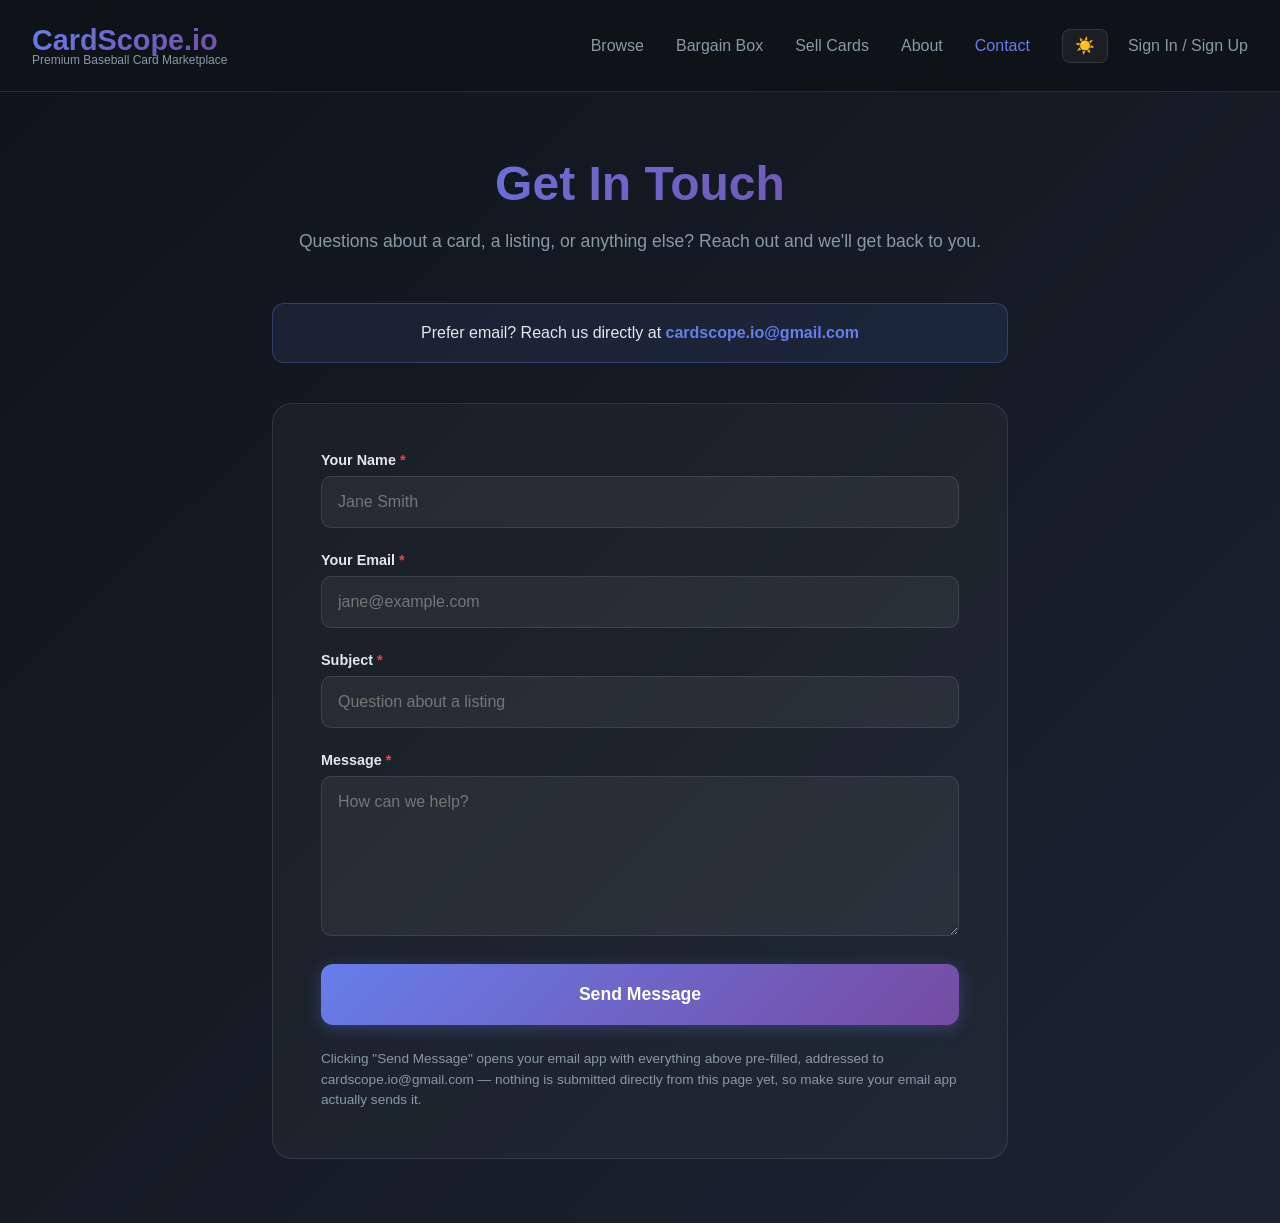
<file: contact.html>
<!DOCTYPE html>
<html lang="en">
<head>
    <meta charset="UTF-8">
    <meta name="viewport" content="width=device-width, initial-scale=1.0, maximum-scale=5.0, user-scalable=yes">
    <meta name="apple-mobile-web-app-capable" content="yes">
    <meta name="apple-mobile-web-app-status-bar-style" content="black-translucent">
    <title>Contact - CardScope.io</title>
    <script>(function(){var t=localStorage.getItem('cardscope_theme')||'dark';document.documentElement.setAttribute('data-theme',t);})();</script>
    <link rel="stylesheet" href="theme.css">
    <style>
        * {
            margin: 0;
            padding: 0;
            box-sizing: border-box;
        }

        body {
            font-family: -apple-system, BlinkMacSystemFont, 'Segoe UI', Roboto, Oxygen, Ubuntu, Cantarell, sans-serif;
            background: linear-gradient(135deg, var(--bg-1) 0%, var(--bg-2) 100%);
            color: var(--text-1);
            min-height: 100vh;
        }

        header {
            background: var(--header-surface);
            backdrop-filter: blur(10px);
            border-bottom: 1px solid var(--tint-4);
            padding: 1.5rem 2rem;
            position: sticky;
            top: 0;
            z-index: 100;
        }

        .header-content {
            max-width: 1400px;
            margin: 0 auto;
            display: flex;
            justify-content: space-between;
            align-items: center;
        }

        .logo {
            font-size: 1.8rem;
            font-weight: 700;
            background: linear-gradient(135deg, #667eea 0%, #764ba2 100%);
            -webkit-background-clip: text;
            -webkit-text-fill-color: transparent;
            background-clip: text;
        }

        .logo-subtitle {
            font-size: 0.75rem;
            color: var(--text-2);
            margin-top: -0.25rem;
        }

        nav {
            display: flex;
            gap: 2rem;
            align-items: center;
        }

        nav a {
            color: var(--text-2);
            text-decoration: none;
            font-weight: 500;
            transition: color 0.2s;
        }

        nav a:hover,
        nav a.active {
            color: #667eea;
        }

        .container {
            max-width: 800px;
            margin: 0 auto;
            padding: 4rem 2rem;
        }

        .page-header {
            text-align: center;
            margin-bottom: 3rem;
        }

        .page-title {
            font-size: 3rem;
            font-weight: 700;
            background: linear-gradient(135deg, #667eea 0%, #764ba2 100%);
            -webkit-background-clip: text;
            -webkit-text-fill-color: transparent;
            background-clip: text;
            margin-bottom: 1rem;
        }

        .page-subtitle {
            font-size: 1.1rem;
            color: var(--text-2);
            line-height: 1.6;
        }

        .contact-email-banner {
            background: rgba(102, 126, 234, 0.1);
            border: 1px solid rgba(102, 126, 234, 0.3);
            border-radius: 12px;
            padding: 1.25rem 1.5rem;
            margin-bottom: 2.5rem;
            text-align: center;
        }

        .contact-email-banner a {
            color: #667eea;
            font-weight: 600;
            text-decoration: none;
        }

        .contact-email-banner a:hover {
            text-decoration: underline;
        }

        .contact-form {
            background: var(--tint-1);
            border: 1px solid var(--tint-4);
            border-radius: 20px;
            padding: 3rem;
        }

        .form-group {
            margin-bottom: 1.5rem;
        }

        .form-group label {
            display: block;
            margin-bottom: 0.5rem;
            color: var(--text-1);
            font-weight: 600;
            font-size: 0.9rem;
        }

        .required {
            color: #ef4444;
        }

        .form-group input,
        .form-group select,
        .form-group textarea {
            width: 100%;
            padding: 1rem;
            background: var(--tint-2);
            border: 1px solid var(--tint-4);
            border-radius: 10px;
            color: var(--text-1);
            font-size: 1rem;
            transition: all 0.3s;
            font-family: inherit;
        }

        .form-group input:focus,
        .form-group select:focus,
        .form-group textarea:focus {
            outline: none;
            border-color: #667eea;
            background: var(--tint-3);
        }

        .form-group textarea {
            resize: vertical;
            min-height: 160px;
        }

        .form-note {
            font-size: 0.85rem;
            color: var(--text-2);
            margin-top: 1.5rem;
            line-height: 1.5;
        }

        .btn-submit {
            width: 100%;
            padding: 1.25rem 2rem;
            background: linear-gradient(135deg, #667eea 0%, #764ba2 100%);
            border: none;
            border-radius: 12px;
            color: white;
            font-size: 1.1rem;
            font-weight: 600;
            cursor: pointer;
            transition: all 0.3s;
            box-shadow: 0 4px 16px rgba(102, 126, 234, 0.3);
        }

        .btn-submit:hover {
            transform: translateY(-2px);
            box-shadow: 0 8px 24px rgba(102, 126, 234, 0.4);
        }

        @media (max-width: 768px) {
            .page-title {
                font-size: 2rem;
            }

            .contact-form {
                padding: 2rem 1.5rem;
            }

            nav {
                gap: 1rem;
                flex-wrap: wrap;
            }

            .header-content {
                flex-direction: column;
                gap: 1rem;
                align-items: flex-start;
            }

            nav a {
                font-size: 0.9rem;
            }

            .logo {
                font-size: 1.5rem;
            }

            .container {
                padding: 2rem 1rem;
            }
        }

        /* Improve touch targets for mobile */
        @media (hover: none) and (pointer: coarse) {
            .form-group input,
            .form-group textarea {
                min-height: 44px;
                font-size: 16px;
            }

            .btn-submit {
                min-height: 50px;
            }
        }

        /* Prevent zoom on input focus (iOS) */
        @media screen and (max-width: 768px) {
            input,
            textarea {
                font-size: 16px !important;
            }
        }
    </style>
</head>
<body>
    <header>
        <div class="header-content">
            <a href="index.html" style="text-decoration: none;">
                <div>
                    <div class="logo">CardScope.io</div>
                    <div class="logo-subtitle">Premium Baseball Card Marketplace</div>
                </div>
            </a>
            <nav>
                <a href="index.html">Browse</a>
                <a href="index.html?view=bargain">Bargain Box</a>
                <a href="sell-cards.html">Sell Cards</a>
                <a href="#about">About</a>
                <a href="contact.html" class="active">Contact</a>
                <span id="authNavSlot"></span>
            </nav>
        </div>
    </header>

    <div class="container">
        <div class="page-header">
            <h1 class="page-title">Get In Touch</h1>
            <p class="page-subtitle">Questions about a card, a listing, or anything else? Reach out and we'll get back to you.</p>
        </div>

        <div class="contact-email-banner">
            Prefer email? Reach us directly at <a href="mailto:cardscope.io@gmail.com">cardscope.io@gmail.com</a>
        </div>

        <form class="contact-form" id="contactForm" onsubmit="submitContactForm(event)">
            <div class="form-group">
                <label>Your Name <span class="required">*</span></label>
                <input type="text" id="contactName" name="contactName" placeholder="Jane Smith" required>
            </div>

            <div class="form-group">
                <label>Your Email <span class="required">*</span></label>
                <input type="email" id="contactEmail" name="contactEmail" placeholder="jane@example.com" required>
            </div>

            <div class="form-group">
                <label>Subject <span class="required">*</span></label>
                <input type="text" id="contactSubject" name="contactSubject" placeholder="Question about a listing" required>
            </div>

            <div class="form-group">
                <label>Message <span class="required">*</span></label>
                <textarea id="contactMessage" name="contactMessage" placeholder="How can we help?" required></textarea>
            </div>

            <button type="submit" class="btn-submit">Send Message</button>

            <p class="form-note">
                Clicking "Send Message" opens your email app with everything above pre-filled, addressed to
                cardscope.io@gmail.com — nothing is submitted directly from this page yet, so make sure your
                email app actually sends it.
            </p>
        </form>
    </div>

    <script src="config.js"></script>
    <script src="cards-data.js"></script>
    <script>
        renderAuthNav();
        updateThemeToggleButtons();

        function submitContactForm(event) {
            event.preventDefault();

            const name = document.getElementById('contactName').value;
            const email = document.getElementById('contactEmail').value;
            const subject = document.getElementById('contactSubject').value;
            const message = document.getElementById('contactMessage').value;

            const body = `From: ${name} (${email})\n\n${message}`;
            const mailtoLink = `mailto:cardscope.io@gmail.com?subject=${encodeURIComponent(subject)}&body=${encodeURIComponent(body)}`;

            window.location.href = mailtoLink;
        }
    </script>
</body>
</html>
</file>
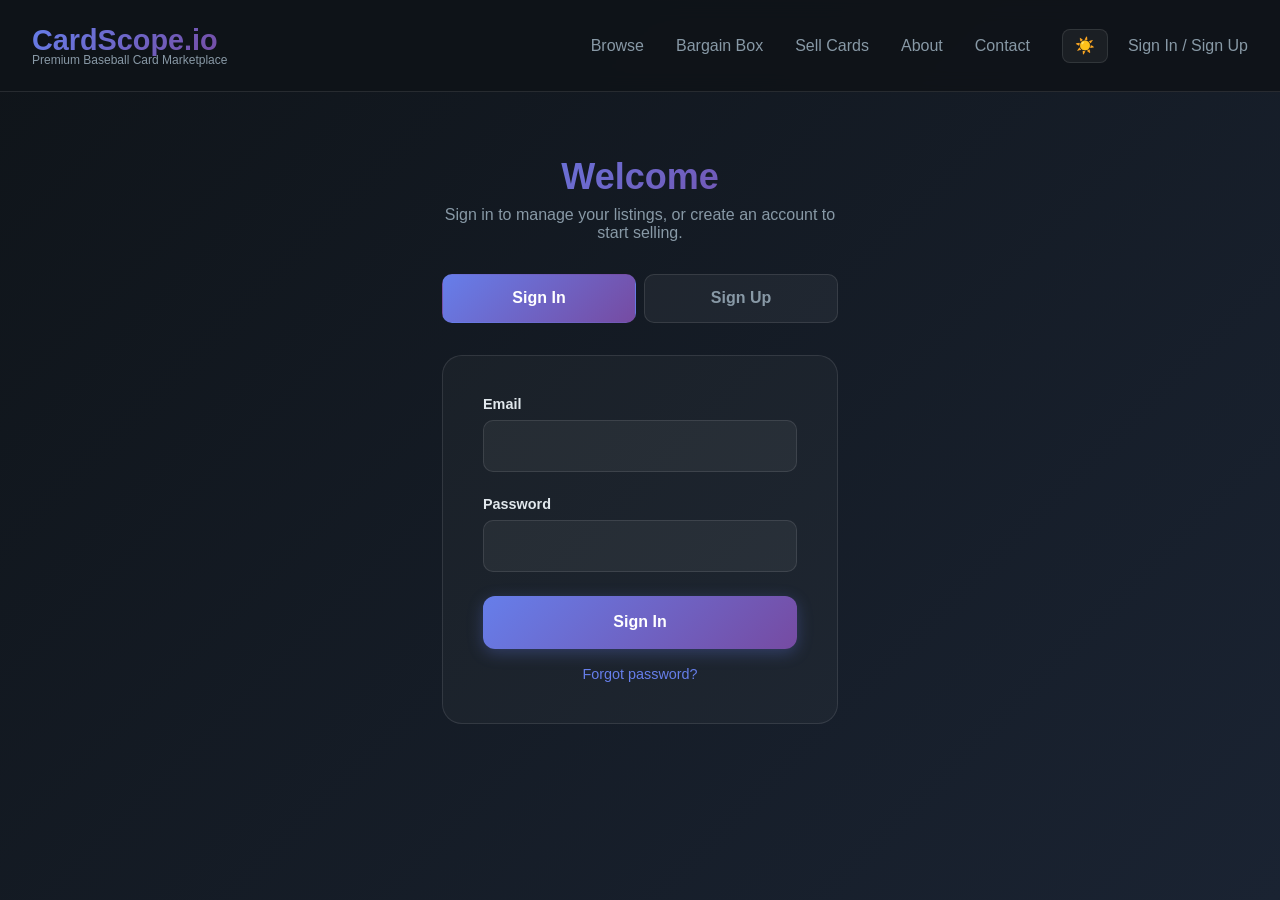
<file: login.html>
<!DOCTYPE html>
<html lang="en">
<head>
    <meta charset="UTF-8">
    <meta name="viewport" content="width=device-width, initial-scale=1.0, maximum-scale=5.0, user-scalable=yes">
    <meta name="apple-mobile-web-app-capable" content="yes">
    <meta name="apple-mobile-web-app-status-bar-style" content="black-translucent">
    <title>Sign In - CardScope.io</title>
    <script>(function(){var t=localStorage.getItem('cardscope_theme')||'dark';document.documentElement.setAttribute('data-theme',t);})();</script>
    <link rel="stylesheet" href="theme.css">
    <link rel="stylesheet" href="card-flip.css">
    <style>
        * {
            margin: 0;
            padding: 0;
            box-sizing: border-box;
        }

        body {
            font-family: -apple-system, BlinkMacSystemFont, 'Segoe UI', Roboto, Oxygen, Ubuntu, Cantarell, sans-serif;
            background: linear-gradient(135deg, var(--bg-1) 0%, var(--bg-2) 100%);
            color: var(--text-1);
            min-height: 100vh;
        }

        header {
            background: var(--header-surface);
            backdrop-filter: blur(10px);
            border-bottom: 1px solid var(--tint-4);
            padding: 1.5rem 2rem;
            position: sticky;
            top: 0;
            z-index: 100;
        }

        .header-content {
            max-width: 1400px;
            margin: 0 auto;
            display: flex;
            justify-content: space-between;
            align-items: center;
        }

        .logo {
            font-size: 1.8rem;
            font-weight: 700;
            background: linear-gradient(135deg, #667eea 0%, #764ba2 100%);
            -webkit-background-clip: text;
            -webkit-text-fill-color: transparent;
            background-clip: text;
        }

        .logo-subtitle {
            font-size: 0.75rem;
            color: var(--text-2);
            margin-top: -0.25rem;
        }

        nav {
            display: flex;
            gap: 2rem;
            align-items: center;
        }

        nav a {
            color: var(--text-2);
            text-decoration: none;
            font-weight: 500;
            transition: color 0.2s;
        }

        nav a:hover,
        nav a.active {
            color: #667eea;
        }

        .container {
            max-width: 460px;
            margin: 0 auto;
            padding: 4rem 2rem;
        }

        .page-header {
            text-align: center;
            margin-bottom: 2rem;
        }

        .page-title {
            font-size: 2.25rem;
            font-weight: 700;
            background: linear-gradient(135deg, #667eea 0%, #764ba2 100%);
            -webkit-background-clip: text;
            -webkit-text-fill-color: transparent;
            background-clip: text;
            margin-bottom: 0.5rem;
        }

        .page-subtitle {
            font-size: 1rem;
            color: var(--text-2);
        }

        .auth-tabs {
            display: flex;
            gap: 0.5rem;
            margin-bottom: 2rem;
        }

        .auth-tab {
            flex: 1;
            padding: 0.9rem;
            background: var(--tint-2);
            border: 1px solid var(--tint-4);
            border-radius: 10px;
            color: var(--text-2);
            cursor: pointer;
            font-weight: 600;
            transition: all 0.3s;
            text-align: center;
        }

        .auth-tab.active {
            background: linear-gradient(135deg, #667eea 0%, #764ba2 100%);
            border-color: transparent;
            color: white;
        }

        .auth-form-container {
            background: var(--tint-1);
            border: 1px solid var(--tint-4);
            border-radius: 20px;
            padding: 2.5rem;
        }

        .auth-form {
            display: none;
        }

        .auth-form.active {
            display: block;
        }

        .form-group {
            margin-bottom: 1.5rem;
        }

        .form-group label {
            display: block;
            margin-bottom: 0.5rem;
            color: var(--text-1);
            font-weight: 600;
            font-size: 0.9rem;
        }

        .form-group input {
            width: 100%;
            padding: 1rem;
            background: var(--tint-2);
            border: 1px solid var(--tint-4);
            border-radius: 10px;
            color: var(--text-1);
            font-size: 1rem;
            transition: all 0.3s;
            font-family: inherit;
        }

        .form-group input:focus {
            outline: none;
            border-color: #667eea;
            background: var(--tint-3);
        }

        .input-hint {
            font-size: 0.85rem;
            color: var(--text-2);
            margin-top: 0.5rem;
        }

        .btn-submit {
            width: 100%;
            padding: 1.1rem 2rem;
            background: linear-gradient(135deg, #667eea 0%, #764ba2 100%);
            border: none;
            border-radius: 12px;
            color: white;
            font-size: 1rem;
            font-weight: 600;
            cursor: pointer;
            transition: all 0.3s;
            box-shadow: 0 4px 16px rgba(102, 126, 234, 0.3);
        }

        .btn-submit:hover:not(:disabled) {
            transform: translateY(-2px);
            box-shadow: 0 8px 24px rgba(102, 126, 234, 0.4);
        }

        .btn-submit:disabled {
            opacity: 0.5;
            cursor: not-allowed;
        }

        .error-message {
            background: rgba(239, 68, 68, 0.1);
            border: 1px solid rgba(239, 68, 68, 0.4);
            color: #ef4444;
            padding: 0.85rem 1rem;
            border-radius: 10px;
            font-size: 0.9rem;
            margin-bottom: 1.5rem;
            display: none;
        }

        .success-message {
            background: rgba(34, 197, 94, 0.1);
            border: 1px solid rgba(34, 197, 94, 0.4);
            color: #22c55e;
            padding: 0.85rem 1rem;
            border-radius: 10px;
            font-size: 0.9rem;
            margin-bottom: 1.5rem;
            display: none;
        }

        @media (max-width: 768px) {
            .container {
                padding: 2rem 1rem;
            }

            .auth-form-container {
                padding: 1.75rem;
            }
        }
    </style>
</head>
<body>
    <header>
        <div class="header-content">
            <a href="index.html" style="text-decoration: none;">
                <div>
                    <div class="logo">CardScope.io</div>
                    <div class="logo-subtitle">Premium Baseball Card Marketplace</div>
                </div>
            </a>
            <nav>
                <a href="index.html">Browse</a>
                <a href="index.html?view=bargain">Bargain Box</a>
                <a href="sell-cards.html">Sell Cards</a>
                <a href="#about">About</a>
                <a href="contact.html">Contact</a>
                <span id="authNavSlot"></span>
            </nav>
        </div>
    </header>

    <div class="container">
        <div class="page-header">
            <h1 class="page-title">Welcome</h1>
            <p class="page-subtitle">Sign in to manage your listings, or create an account to start selling.</p>
        </div>

        <div class="auth-tabs">
            <div class="auth-tab active" id="signInTab" onclick="switchTab('signin')">Sign In</div>
            <div class="auth-tab" id="signUpTab" onclick="switchTab('signup')">Sign Up</div>
        </div>

        <div class="auth-form-container">
            <div class="error-message" id="errorMessage"></div>
            <div class="success-message" id="successMessage"></div>

            <form class="auth-form active" id="signInForm" onsubmit="handleSignIn(event)">
                <div class="form-group">
                    <label>Email</label>
                    <input type="email" id="signInEmail" required autocomplete="email">
                </div>
                <div class="form-group">
                    <label>Password</label>
                    <input type="password" id="signInPassword" required autocomplete="current-password">
                </div>
                <button type="submit" class="btn-submit" id="signInBtn">Sign In</button>
                <p style="text-align: center; margin-top: 1rem;">
                    <a href="#" onclick="showForgotPassword(); return false;" style="color: #667eea; font-size: 0.9rem; text-decoration: none;">Forgot password?</a>
                </p>
            </form>

            <form class="auth-form" id="forgotPasswordForm" onsubmit="handleForgotPassword(event)">
                <div class="form-group">
                    <label>Email</label>
                    <input type="email" id="forgotEmail" required autocomplete="email">
                    <div class="input-hint">We'll email you a link to reset your password.</div>
                </div>
                <button type="submit" class="btn-submit" id="forgotBtn">Send Reset Link</button>
                <p style="text-align: center; margin-top: 1rem;">
                    <a href="#" onclick="switchTab('signin'); return false;" style="color: #667eea; font-size: 0.9rem; text-decoration: none;">Back to Sign In</a>
                </p>
            </form>

            <form class="auth-form" id="signUpForm" onsubmit="handleSignUp(event)">
                <div class="form-group">
                    <label>Email</label>
                    <input type="email" id="signUpEmail" required autocomplete="email">
                </div>
                <div class="form-group">
                    <label>Password</label>
                    <input type="password" id="signUpPassword" required autocomplete="new-password" minlength="8">
                    <div class="input-hint">At least 8 characters</div>
                </div>
                <button type="submit" class="btn-submit" id="signUpBtn">Create Account</button>
            </form>
        </div>
    </div>

    <script src="config.js"></script>
    <script src="cards-data.js"></script>
    <script>
        renderAuthNav();
        updateThemeToggleButtons();

        // If already logged in, no reason to be on this page
        if (isLoggedIn()) {
            window.location.href = 'manage-cards.html';
        }

        function switchTab(tab) {
            document.getElementById('signInTab').classList.toggle('active', tab === 'signin');
            document.getElementById('signUpTab').classList.toggle('active', tab === 'signup');
            document.getElementById('signInForm').classList.toggle('active', tab === 'signin');
            document.getElementById('signUpForm').classList.toggle('active', tab === 'signup');
            document.getElementById('forgotPasswordForm').classList.remove('active');
            hideMessages();
        }

        function showForgotPassword() {
            document.getElementById('signInForm').classList.remove('active');
            document.getElementById('signUpForm').classList.remove('active');
            document.getElementById('forgotPasswordForm').classList.add('active');
            hideMessages();
        }

        function hideMessages() {
            document.getElementById('errorMessage').style.display = 'none';
            document.getElementById('successMessage').style.display = 'none';
        }

        function showError(msg) {
            const el = document.getElementById('errorMessage');
            el.textContent = msg;
            el.style.display = 'block';
            document.getElementById('successMessage').style.display = 'none';
        }

        // Where to send the user after a successful login/signup. If they
        // were redirected here from another page (e.g. sell-cards.html
        // requiring auth), send them back there.
        function redirectDestination() {
            const params = new URLSearchParams(window.location.search);
            return params.get('next') || 'manage-cards.html';
        }

        async function handleSignIn(event) {
            event.preventDefault();
            hideMessages();
            const btn = document.getElementById('signInBtn');
            btn.disabled = true;
            btn.textContent = 'Signing in...';
            try {
                await loginAccount(
                    document.getElementById('signInEmail').value,
                    document.getElementById('signInPassword').value
                );
                window.location.href = redirectDestination();
            } catch (err) {
                showError(err.message || 'Could not sign in.');
                btn.disabled = false;
                btn.textContent = 'Sign In';
            }
        }

        async function handleSignUp(event) {
            event.preventDefault();
            hideMessages();
            const btn = document.getElementById('signUpBtn');
            btn.disabled = true;
            btn.textContent = 'Creating account...';
            try {
                await registerAccount(
                    document.getElementById('signUpEmail').value,
                    document.getElementById('signUpPassword').value
                );
                window.location.href = redirectDestination();
            } catch (err) {
                showError(err.message || 'Could not create account.');
                btn.disabled = false;
                btn.textContent = 'Create Account';
            }
        }

        async function handleForgotPassword(event) {
            event.preventDefault();
            hideMessages();
            const btn = document.getElementById('forgotBtn');
            btn.disabled = true;
            btn.textContent = 'Sending...';
            try {
                const data = await forgotPassword(document.getElementById('forgotEmail').value);
                document.getElementById('successMessage').textContent =
                    data.message || 'If an account exists for that email, a reset link has been sent.';
                document.getElementById('successMessage').style.display = 'block';
                document.getElementById('forgotPasswordForm').reset();
            } catch (err) {
                showError(err.message || 'Could not send reset email.');
            }
            btn.disabled = false;
            btn.textContent = 'Send Reset Link';
        }
    </script>
</body>
</html>
</file>
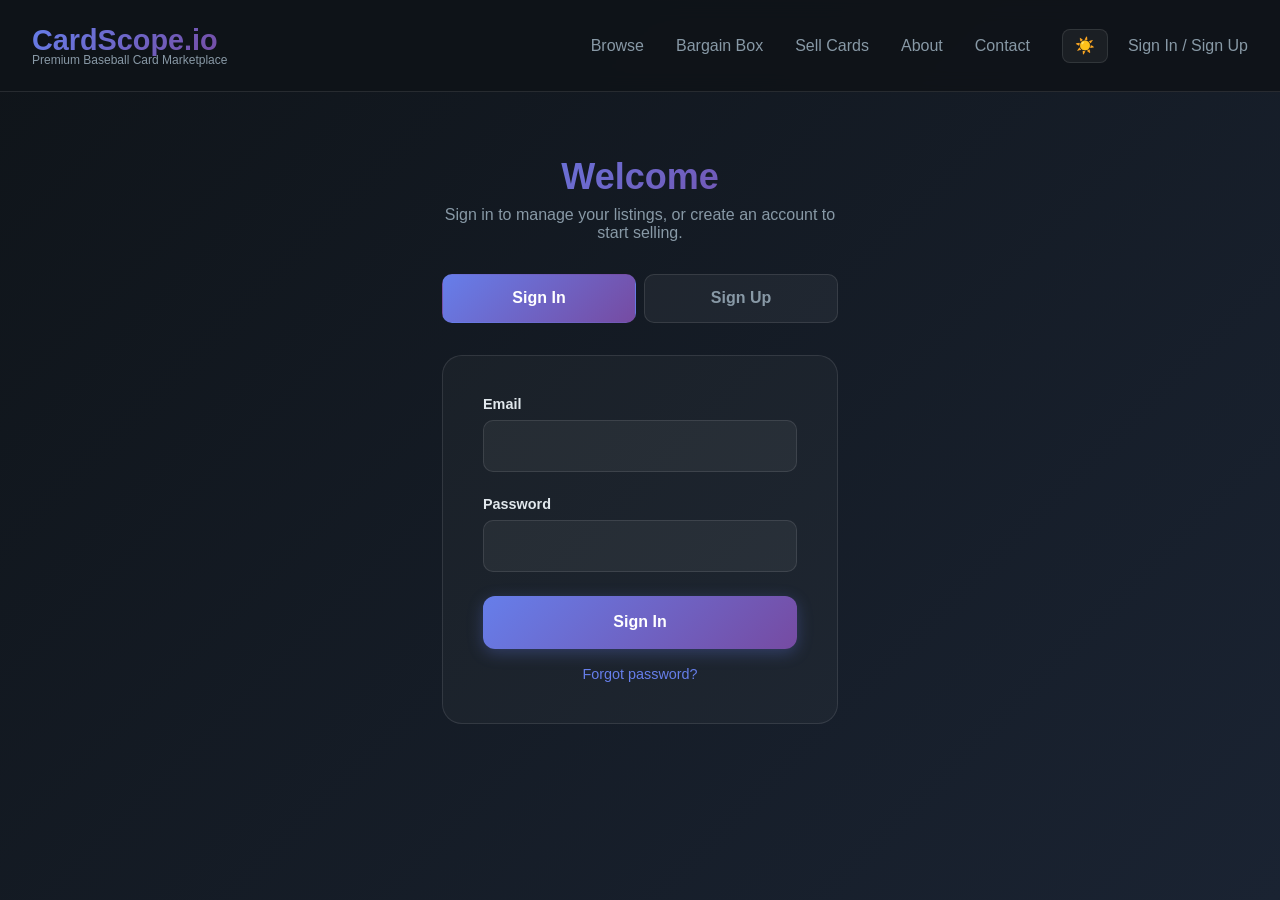
<file: manage-cards.html>
<!DOCTYPE html>
<html lang="en">
<head>
    <meta charset="UTF-8">
    <meta name="viewport" content="width=device-width, initial-scale=1.0, maximum-scale=5.0, user-scalable=yes">
    <meta name="apple-mobile-web-app-capable" content="yes">
    <meta name="apple-mobile-web-app-status-bar-style" content="black-translucent">
    <title>My Cards - CardScope.io</title>
    <script>(function(){var t=localStorage.getItem('cardscope_theme')||'dark';document.documentElement.setAttribute('data-theme',t);})();</script>
    <link rel="stylesheet" href="theme.css">
    <style>
        * {
            margin: 0;
            padding: 0;
            box-sizing: border-box;
        }

        body {
            font-family: -apple-system, BlinkMacSystemFont, 'Segoe UI', Roboto, Oxygen, Ubuntu, Cantarell, sans-serif;
            background: linear-gradient(135deg, var(--bg-1) 0%, var(--bg-2) 100%);
            color: var(--text-1);
            min-height: 100vh;
        }

        header {
            background: var(--header-surface);
            backdrop-filter: blur(10px);
            border-bottom: 1px solid var(--tint-4);
            padding: 1.5rem 2rem;
            position: sticky;
            top: 0;
            z-index: 100;
        }

        .header-content {
            max-width: 1400px;
            margin: 0 auto;
            display: flex;
            justify-content: space-between;
            align-items: center;
        }

        .logo {
            font-size: 1.8rem;
            font-weight: 700;
            background: linear-gradient(135deg, #667eea 0%, #764ba2 100%);
            -webkit-background-clip: text;
            -webkit-text-fill-color: transparent;
            background-clip: text;
        }

        .logo-subtitle {
            font-size: 0.75rem;
            color: var(--text-2);
            margin-top: -0.25rem;
        }

        nav {
            display: flex;
            gap: 2rem;
            align-items: center;
        }

        nav a {
            color: var(--text-2);
            text-decoration: none;
            font-weight: 500;
            transition: color 0.2s;
        }

        nav a:hover,
        nav a.active {
            color: #667eea;
        }

        .container {
            max-width: 1200px;
            margin: 0 auto;
            padding: 2rem;
        }

        h1 {
            font-size: 2.5rem;
            margin-bottom: 0.5rem;
            background: linear-gradient(135deg, #667eea 0%, #764ba2 100%);
            -webkit-background-clip: text;
            -webkit-text-fill-color: transparent;
            background-clip: text;
        }

        .subtitle {
            color: var(--text-2);
            margin-bottom: 2rem;
        }

        .stats {
            display: grid;
            grid-template-columns: repeat(auto-fit, minmax(200px, 1fr));
            gap: 1rem;
            margin-bottom: 2rem;
        }

        .stat-card {
            background: var(--tint-2);
            border: 1px solid var(--tint-4);
            border-radius: 12px;
            padding: 1.5rem;
        }

        .stat-value {
            font-size: 2rem;
            font-weight: 700;
            color: #667eea;
            margin-bottom: 0.5rem;
        }

        .stat-label {
            color: var(--text-2);
            font-size: 0.9rem;
        }

        .settings-card {
            background: var(--tint-2);
            border: 1px solid var(--tint-4);
            border-radius: 12px;
            padding: 1.5rem;
            margin-bottom: 2rem;
        }

        .settings-card h2 {
            font-size: 1.25rem;
            margin-bottom: 0.25rem;
            color: var(--text-1);
        }

        .settings-card-subtitle {
            color: var(--text-2);
            font-size: 0.9rem;
            margin-bottom: 1rem;
        }

        .paypal-input-row {
            display: flex;
            gap: 0.75rem;
        }

        .paypal-input-row input {
            flex: 1;
            padding: 0.75rem 1rem;
            background: var(--tint-1);
            border: 1px solid var(--tint-4);
            border-radius: 8px;
            color: var(--text-1);
            font-size: 0.95rem;
            font-family: inherit;
        }

        .paypal-input-row input:focus {
            outline: none;
            border-color: #667eea;
        }

        .btn-save {
            padding: 0.75rem 1.5rem;
            border: none;
            border-radius: 8px;
            font-weight: 600;
            cursor: pointer;
            transition: all 0.3s;
            background: linear-gradient(135deg, #667eea 0%, #764ba2 100%);
            color: white;
            white-space: nowrap;
        }

        .btn-save:hover:not(:disabled) {
            transform: translateY(-2px);
            box-shadow: 0 4px 12px rgba(102, 126, 234, 0.4);
        }

        .btn-save:disabled {
            opacity: 0.6;
            cursor: not-allowed;
        }

        .paypal-status {
            margin-top: 0.75rem;
            font-size: 0.85rem;
            min-height: 1.2em;
        }

        .paypal-status.success {
            color: #22c55e;
        }

        .paypal-status.error {
            color: #ef4444;
        }

        .actions {
            margin-bottom: 2rem;
            display: flex;
            gap: 1rem;
        }

        .btn {
            padding: 0.75rem 1.5rem;
            border: none;
            border-radius: 8px;
            font-weight: 600;
            cursor: pointer;
            transition: all 0.3s;
        }

        .btn-danger {
            background: linear-gradient(135deg, #ef4444 0%, #dc2626 100%);
            color: white;
        }

        .btn-danger:hover {
            transform: translateY(-2px);
            box-shadow: 0 4px 12px rgba(239, 68, 68, 0.4);
        }

        .cards-list {
            background: var(--tint-1);
            border: 1px solid var(--tint-4);
            border-radius: 12px;
            overflow: hidden;
        }

        .card-item {
            padding: 1.5rem;
            border-bottom: 1px solid var(--tint-2);
            display: flex;
            justify-content: space-between;
            align-items: center;
        }

        .card-item:last-child {
            border-bottom: none;
        }

        .card-info {
            flex: 1;
        }

        .card-player {
            font-size: 1.25rem;
            font-weight: 700;
            color: var(--text-1);
            margin-bottom: 0.25rem;
            display: flex;
            align-items: center;
            gap: 0.6rem;
        }

        .sold-badge {
            display: inline-block;
            padding: 0.2rem 0.6rem;
            border-radius: 6px;
            font-size: 0.7rem;
            font-weight: 700;
            text-transform: uppercase;
            letter-spacing: 0.5px;
            background: rgba(34, 197, 94, 0.2);
            color: #22c55e;
        }

        .card-details {
            color: var(--text-2);
            font-size: 0.9rem;
        }

        .card-price {
            font-size: 1.5rem;
            font-weight: 700;
            color: #667eea;
            margin: 0 2rem;
        }

        .btn-edit {
            padding: 0.5rem 1rem;
            background: rgba(102, 126, 234, 0.2);
            border: 1px solid rgba(102, 126, 234, 0.4);
            border-radius: 6px;
            color: #667eea;
            cursor: pointer;
            transition: all 0.3s;
            text-decoration: none;
            margin-right: 0.5rem;
            display: inline-block;
        }

        .btn-edit:hover {
            background: rgba(102, 126, 234, 0.3);
        }

        .btn-delete {
            padding: 0.5rem 1rem;
            background: rgba(239, 68, 68, 0.2);
            border: 1px solid rgba(239, 68, 68, 0.4);
            border-radius: 6px;
            color: #ef4444;
            cursor: pointer;
            transition: all 0.3s;
        }

        .btn-delete:hover {
            background: rgba(239, 68, 68, 0.3);
        }

        .btn-sold {
            padding: 0.5rem 1rem;
            background: rgba(34, 197, 94, 0.2);
            border: 1px solid rgba(34, 197, 94, 0.4);
            border-radius: 6px;
            color: #22c55e;
            cursor: pointer;
            transition: all 0.3s;
            margin-right: 0.5rem;
        }

        .btn-sold:hover {
            background: rgba(34, 197, 94, 0.3);
        }

        .btn-unsold {
            padding: 0.5rem 1rem;
            background: var(--tint-2);
            border: 1px solid var(--tint-4);
            border-radius: 6px;
            color: var(--text-2);
            cursor: pointer;
            transition: all 0.3s;
            margin-right: 0.5rem;
        }

        .btn-unsold:hover {
            background: var(--tint-3);
        }

        .empty-state {
            text-align: center;
            padding: 4rem 2rem;
            color: var(--text-2);
        }

        .empty-state-icon {
            font-size: 4rem;
            margin-bottom: 1rem;
        }

        @media (max-width: 768px) {
            .container {
                padding: 1rem;
            }

            nav {
                gap: 1rem;
                flex-wrap: wrap;
            }

            .header-content {
                flex-direction: column;
                gap: 1rem;
                align-items: flex-start;
            }

            nav a {
                font-size: 0.9rem;
            }

            .logo {
                font-size: 1.5rem;
            }

            header {
                padding: 1rem;
            }

            h1 {
                font-size: 2rem;
            }

            .paypal-input-row {
                flex-direction: column;
            }

            .btn-save {
                width: 100%;
            }

            .stats {
                grid-template-columns: 1fr;
            }

            .card-item {
                flex-direction: column;
                align-items: flex-start;
                gap: 1rem;
            }

            .card-price {
                margin: 0;
            }

            .btn-delete {
                width: 100%;
            }

            .actions {
                flex-direction: column;
            }

            .btn {
                width: 100%;
            }

            .card-player {
                font-size: 1.1rem;
            }

            .card-details {
                font-size: 0.85rem;
            }

            .stat-value {
                font-size: 1.5rem;
            }
        }

        /* iPad specific */
        @media (min-width: 769px) and (max-width: 1024px) {
            .stats {
                grid-template-columns: repeat(2, 1fr);
            }
        }

        /* Improve touch targets for mobile */
        @media (hover: none) and (pointer: coarse) {
            .btn,
            .btn-delete {
                min-height: 44px;
            }
        }
    </style>
</head>
<body>
    <header>
        <div class="header-content">
            <a href="index.html" style="text-decoration: none;">
                <div>
                    <div class="logo">CardScope.io</div>
                    <div class="logo-subtitle">Premium Baseball Card Marketplace</div>
                </div>
            </a>
            <nav>
                <a href="index.html">Browse</a>
                <a href="index.html?view=bargain">Bargain Box</a>
                <a href="sell-cards.html">Sell Cards</a>
                <a href="#about">About</a>
                <a href="contact.html">Contact</a>
                <span id="authNavSlot"></span>
            </nav>
        </div>
    </header>

    <div class="container">
        <h1>My Cards</h1>
        <p class="subtitle">View and manage the cards you've listed</p>

        <div class="stats">
            <div class="stat-card">
                <div class="stat-value" id="userCardCount">0</div>
                <div class="stat-label">Your Listings</div>
            </div>
        </div>

        <div class="settings-card">
            <h2>Payment Settings</h2>
            <p class="settings-card-subtitle">Add your PayPal email so buyers can pay you directly for your cards — a Buy Now / Pay Now button appears on your listings once this is set. CardScope never touches the money.</p>
            <form id="paypalForm" onsubmit="savePaypalEmail(event)">
                <div class="paypal-input-row">
                    <input type="email" id="paypalEmailInput" placeholder="you@example.com" autocomplete="email">
                    <button type="submit" class="btn-save" id="paypalSaveBtn">Save</button>
                </div>
                <div class="paypal-status" id="paypalStatus"></div>
            </form>
        </div>

        <div class="actions">
            <button class="btn btn-danger" onclick="clearAllMyCards()">Delete All My Listings</button>
        </div>

        <div class="cards-list" id="cardsList">
            <div class="empty-state">
                <div class="empty-state-icon">📦</div>
                <p>You haven't listed any cards yet</p>
            </div>
        </div>
    </div>

    <script src="config.js"></script>
    <script src="cards-data.js"></script>
    <script>
        renderAuthNav();
        updateThemeToggleButtons();

        // This page shows YOUR cards specifically - requires being signed in.
        if (!isLoggedIn()) {
            window.location.href = 'login.html?next=manage-cards.html';
        }

        async function loadPaypalSettings() {
            try {
                const me = await fetchMe();
                document.getElementById('paypalEmailInput').value = me.paypalEmail || '';
            } catch (err) {
                console.error(err);
                if (err instanceof AuthRequiredError) {
                    logout();
                    window.location.href = 'login.html?next=manage-cards.html';
                }
                // Otherwise non-fatal - the rest of the page (viewing/managing
                // cards) still works even if this lookup fails; Save will
                // surface its own error if the seller tries to use it.
            }
        }

        async function savePaypalEmail(event) {
            event.preventDefault();
            const input = document.getElementById('paypalEmailInput');
            const status = document.getElementById('paypalStatus');
            const btn = document.getElementById('paypalSaveBtn');
            const value = input.value.trim();

            status.textContent = '';
            status.className = 'paypal-status';
            btn.disabled = true;
            btn.textContent = 'Saving...';

            try {
                await updateMyPaypalEmail(value);
                status.textContent = value
                    ? 'Saved — buyers can now pay you directly through PayPal.'
                    : 'Cleared — your listings will no longer show a PayPal button.';
                status.classList.add('success');
            } catch (err) {
                console.error(err);
                if (err instanceof AuthRequiredError) {
                    logout();
                    window.location.href = 'login.html?next=manage-cards.html';
                    return;
                }
                status.textContent = err.message || 'Could not save your PayPal email.';
                status.classList.add('error');
            }

            btn.disabled = false;
            btn.textContent = 'Save';
        }

        loadPaypalSettings();

        let myCards = [];

        async function loadCards() {
            const cardsList = document.getElementById('cardsList');
            try {
                myCards = await fetchMyCards();
            } catch (err) {
                console.error(err);
                if (err instanceof AuthRequiredError) {
                    logout();
                    window.location.href = 'login.html?next=manage-cards.html';
                    return;
                }
                cardsList.innerHTML = `
                    <div class="empty-state">
                        <div class="empty-state-icon">⚠️</div>
                        <p>Could not load your cards — is the CardScope backend running?</p>
                    </div>
                `;
                return;
            }

            document.getElementById('userCardCount').textContent = myCards.length;

            if (myCards.length === 0) {
                cardsList.innerHTML = `
                    <div class="empty-state">
                        <div class="empty-state-icon">📦</div>
                        <p>You haven't listed any cards yet</p>
                    </div>
                `;
                return;
            }

            cardsList.innerHTML = myCards.map((card) => `
                <div class="card-item">
                    <div class="card-info">
                        <div class="card-player">${card.player}${card.status === 'sold' ? '<span class="sold-badge">Sold</span>' : ''}</div>
                        <div class="card-details">${card.year} ${card.brand} • ${card.type} • ${card.condition || 'Ungraded'}</div>
                    </div>
                    <div class="card-price">${card.price}</div>
                    <a href="sell-cards.html?edit=${card.id}" class="btn-edit">Edit</a>
                    ${card.status === 'sold'
                        ? `<button class="btn-unsold" onclick="toggleSoldStatus('${card.id}', 'listed')">Mark as Active</button>`
                        : `<button class="btn-sold" onclick="toggleSoldStatus('${card.id}', 'sold')">Mark as Sold</button>`
                    }
                    <button class="btn-delete" onclick="deleteCard('${card.id}')">Delete</button>
                </div>
            `).join('');
        }

        async function toggleSoldStatus(id, status) {
            if (status === 'sold' && !confirm('Mark this card as sold? It will be removed from the public Browse page (its link still works, and you can switch it back to Active any time).')) {
                return;
            }
            try {
                await updateCardStatus(id, status);
            } catch (err) {
                console.error(err);
                if (err instanceof AuthRequiredError) {
                    logout();
                    window.location.href = 'login.html?next=manage-cards.html';
                    return;
                }
                alert('Could not update this listing — is the CardScope backend running?');
                return;
            }
            loadCards();
        }

        async function deleteCard(id) {
            if (!confirm('Are you sure you want to delete this card?')) {
                return;
            }
            try {
                await deleteCardById(id);
            } catch (err) {
                console.error(err);
                if (err instanceof AuthRequiredError) {
                    logout();
                    window.location.href = 'login.html?next=manage-cards.html';
                    return;
                }
                alert('Could not delete this card — is the CardScope backend running?');
                return;
            }
            loadCards();
        }

        async function clearAllMyCards() {
            if (!confirm('Are you sure you want to delete ALL of your listings? This cannot be undone.')) {
                return;
            }
            try {
                await Promise.all(myCards.map(card => deleteCardById(card.id)));
            } catch (err) {
                console.error(err);
                alert('Some cards may not have been deleted — is the CardScope backend running?');
            }
            loadCards();
            alert('All of your listings have been deleted.');
        }

        // Load cards on page load
        loadCards();
    </script>
</body>
</html>
</file>
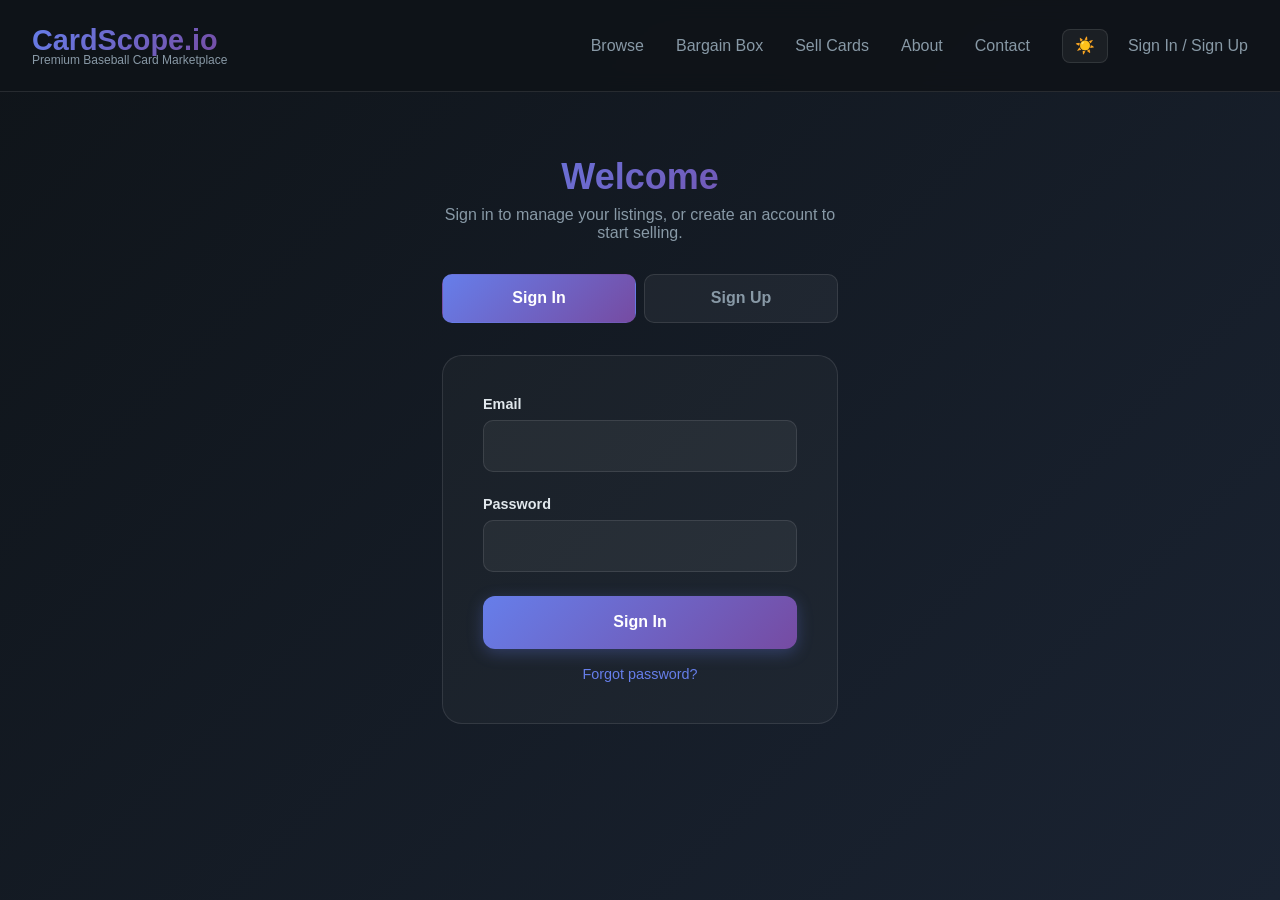
<file: offers.html>
<!DOCTYPE html>
<html lang="en">
<head>
    <meta charset="UTF-8">
    <meta name="viewport" content="width=device-width, initial-scale=1.0, maximum-scale=5.0, user-scalable=yes">
    <meta name="apple-mobile-web-app-capable" content="yes">
    <meta name="apple-mobile-web-app-status-bar-style" content="black-translucent">
    <title>My Offers - CardScope.io</title>
    <script>(function(){var t=localStorage.getItem('cardscope_theme')||'dark';document.documentElement.setAttribute('data-theme',t);})();</script>
    <link rel="stylesheet" href="theme.css">
    <style>
        * {
            margin: 0;
            padding: 0;
            box-sizing: border-box;
        }

        body {
            font-family: -apple-system, BlinkMacSystemFont, 'Segoe UI', Roboto, Oxygen, Ubuntu, Cantarell, sans-serif;
            background: linear-gradient(135deg, var(--bg-1) 0%, var(--bg-2) 100%);
            color: var(--text-1);
            min-height: 100vh;
        }

        header {
            background: var(--header-surface);
            backdrop-filter: blur(10px);
            border-bottom: 1px solid var(--tint-4);
            padding: 1.5rem 2rem;
            position: sticky;
            top: 0;
            z-index: 100;
        }

        .header-content {
            max-width: 1400px;
            margin: 0 auto;
            display: flex;
            justify-content: space-between;
            align-items: center;
        }

        .logo {
            font-size: 1.8rem;
            font-weight: 700;
            background: linear-gradient(135deg, #667eea 0%, #764ba2 100%);
            -webkit-background-clip: text;
            -webkit-text-fill-color: transparent;
            background-clip: text;
        }

        .logo-subtitle {
            font-size: 0.75rem;
            color: var(--text-2);
            margin-top: -0.25rem;
        }

        nav {
            display: flex;
            gap: 2rem;
            align-items: center;
        }

        nav a {
            color: var(--text-2);
            text-decoration: none;
            font-weight: 500;
            transition: color 0.2s;
        }

        nav a:hover,
        nav a.active {
            color: #667eea;
        }

        .container {
            max-width: 1000px;
            margin: 0 auto;
            padding: 2rem;
        }

        h1 {
            font-size: 2.5rem;
            margin-bottom: 0.5rem;
            background: linear-gradient(135deg, #667eea 0%, #764ba2 100%);
            -webkit-background-clip: text;
            -webkit-text-fill-color: transparent;
            background-clip: text;
        }

        .subtitle {
            color: var(--text-2);
            margin-bottom: 2rem;
        }

        .tabs {
            display: flex;
            gap: 0.5rem;
            margin-bottom: 2rem;
        }

        .tab {
            flex: 1;
            padding: 0.9rem;
            background: var(--tint-2);
            border: 1px solid var(--tint-4);
            border-radius: 10px;
            color: var(--text-2);
            cursor: pointer;
            font-weight: 600;
            transition: all 0.3s;
            text-align: center;
        }

        .tab.active {
            background: linear-gradient(135deg, #667eea 0%, #764ba2 100%);
            border-color: transparent;
            color: white;
        }

        .offers-list {
            background: var(--tint-1);
            border: 1px solid var(--tint-4);
            border-radius: 12px;
            overflow: hidden;
        }

        .offer-item {
            padding: 1.5rem;
            border-bottom: 1px solid var(--tint-2);
        }

        .offer-item:last-child {
            border-bottom: none;
        }

        .offer-top-row {
            display: flex;
            justify-content: space-between;
            align-items: flex-start;
            gap: 1rem;
            margin-bottom: 0.75rem;
        }

        .offer-card-link {
            color: #667eea;
            font-weight: 700;
            font-size: 1.1rem;
            text-decoration: none;
        }

        .offer-card-link:hover {
            text-decoration: underline;
        }

        .offer-amount {
            font-size: 1.25rem;
            font-weight: 700;
            color: #667eea;
            white-space: nowrap;
        }

        .offer-message {
            color: var(--text-3);
            line-height: 1.5;
            margin-bottom: 0.75rem;
        }

        .offer-meta-row {
            display: flex;
            justify-content: space-between;
            align-items: center;
            flex-wrap: wrap;
            gap: 0.75rem;
        }

        .offer-date {
            color: var(--text-2);
            font-size: 0.85rem;
        }

        .offer-status {
            display: inline-block;
            padding: 0.25rem 0.75rem;
            border-radius: 6px;
            font-size: 0.75rem;
            font-weight: 700;
            text-transform: uppercase;
            letter-spacing: 0.5px;
        }

        .offer-status.pending {
            background: rgba(255, 193, 7, 0.2);
            color: var(--amber-text-alt);
        }

        .offer-status.accepted {
            background: rgba(34, 197, 94, 0.2);
            color: #22c55e;
        }

        .offer-status.declined {
            background: rgba(239, 68, 68, 0.2);
            color: #ef4444;
        }

        .offer-actions {
            display: flex;
            gap: 0.5rem;
        }

        .btn-accept, .btn-decline {
            padding: 0.5rem 1rem;
            border-radius: 6px;
            cursor: pointer;
            font-weight: 600;
            font-size: 0.85rem;
            transition: all 0.3s;
            border: 1px solid transparent;
        }

        .btn-accept {
            background: rgba(34, 197, 94, 0.2);
            border-color: rgba(34, 197, 94, 0.4);
            color: #22c55e;
        }

        .btn-accept:hover {
            background: rgba(34, 197, 94, 0.3);
        }

        .btn-decline {
            background: rgba(239, 68, 68, 0.2);
            border-color: rgba(239, 68, 68, 0.4);
            color: #ef4444;
        }

        .btn-decline:hover {
            background: rgba(239, 68, 68, 0.3);
        }

        .paypal-pay-row {
            margin-top: 0.75rem;
        }

        .paypal-pay-row .paypal-buy-form {
            margin: 0;
        }

        .btn-paypal {
            padding: 0.6rem 1.25rem;
            border-radius: 6px;
            border: none;
            background: linear-gradient(135deg, #0070ba 0%, #003087 100%);
            color: white;
            font-weight: 600;
            font-size: 0.85rem;
            cursor: pointer;
            transition: all 0.3s;
        }

        .btn-paypal:hover {
            transform: translateY(-1px);
            box-shadow: 0 4px 12px rgba(0, 112, 186, 0.35);
        }

        .paypal-unavailable {
            font-size: 0.8rem;
            color: var(--text-2);
            margin-top: 0.75rem;
        }

        .empty-state {
            text-align: center;
            padding: 4rem 2rem;
            color: var(--text-2);
        }

        .empty-state-icon {
            font-size: 4rem;
            margin-bottom: 1rem;
        }

        .lot-tag {
            display: inline-block;
            padding: 0.2rem 0.6rem;
            background: rgba(245, 158, 11, 0.2);
            color: var(--amber-text);
            border-radius: 6px;
            font-size: 0.7rem;
            font-weight: 700;
            letter-spacing: 0.5px;
            margin-right: 0.5rem;
            vertical-align: middle;
        }

        .lot-card-list {
            color: var(--text-2);
            font-size: 0.85rem;
            margin-bottom: 0.5rem;
        }

        .lot-price-detail {
            color: var(--text-2);
            font-size: 0.8rem;
            margin-top: 0.2rem;
        }

        @media (max-width: 768px) {
            .container {
                padding: 1rem;
            }

            nav {
                gap: 1rem;
                flex-wrap: wrap;
            }

            .header-content {
                flex-direction: column;
                gap: 1rem;
                align-items: flex-start;
            }

            nav a {
                font-size: 0.9rem;
            }

            .logo {
                font-size: 1.5rem;
            }

            header {
                padding: 1rem;
            }

            h1 {
                font-size: 2rem;
            }

            .offer-top-row {
                flex-direction: column;
            }
        }
    </style>
</head>
<body>
    <header>
        <div class="header-content">
            <a href="index.html" style="text-decoration: none;">
                <div>
                    <div class="logo">CardScope.io</div>
                    <div class="logo-subtitle">Premium Baseball Card Marketplace</div>
                </div>
            </a>
            <nav>
                <a href="index.html">Browse</a>
                <a href="index.html?view=bargain">Bargain Box</a>
                <a href="sell-cards.html">Sell Cards</a>
                <a href="#about">About</a>
                <a href="contact.html">Contact</a>
                <span id="authNavSlot"></span>
            </nav>
        </div>
    </header>

    <div class="container">
        <h1>My Offers</h1>
        <p class="subtitle">Offers and messages on your listings, plus offers you've sent — including Bargain Box lot offers</p>

        <div class="tabs">
            <div class="tab active" id="receivedTab" onclick="switchTab('received')">Received</div>
            <div class="tab" id="sentTab" onclick="switchTab('sent')">Sent</div>
        </div>

        <div class="offers-list" id="offersList">
            <div class="empty-state">
                <div class="empty-state-icon">📭</div>
                <p>Loading...</p>
            </div>
        </div>
    </div>

    <script src="config.js"></script>
    <script src="cards-data.js"></script>
    <script>
        if (!isLoggedIn()) {
            window.location.href = 'login.html?next=offers.html';
        }
        renderAuthNav();
        updateThemeToggleButtons();

        let currentTab = 'received';
        let receivedOffers = [];
        let sentOffers = [];
        // sellerUserId -> paypalEmail | null, prefetched in loadOffers() for
        // any accepted offer we sent, so render() can stay synchronous. See
        // paypalBuyButtonHtml() in cards-data.js - the button posts straight
        // to PayPal with the seller's own email, CardScope never involved.
        let sellerPaypalEmails = {};

        function paypalPayRowHtml(offer) {
            if (offer.status !== 'accepted' || !offer.amount) return '';
            const paypalEmail = sellerPaypalEmails[offer.sellerUserId];
            if (!paypalEmail) {
                return `<div class="paypal-unavailable">Seller hasn't set up PayPal yet — see <a href="contact.html">Contact</a> to arrange payment.</div>`;
            }
            const itemName = offer.kind === 'lot'
                ? `${offer.cardSlugs.length}-card Bargain Box lot`
                : offer.cardSlug.replace(/-/g, ' ');
            return `<div class="paypal-pay-row">${paypalBuyButtonHtml({
                sellerPaypalEmail: paypalEmail,
                itemName,
                amountLike: offer.amount,
                buttonLabel: 'Pay with PayPal',
            })}</div>`;
        }

        function formatDate(isoString) {
            try {
                const d = new Date(isoString.replace(' ', 'T') + 'Z');
                return d.toLocaleDateString(undefined, { month: 'short', day: 'numeric', year: 'numeric' });
            } catch {
                return isoString;
            }
        }

        function switchTab(tab) {
            currentTab = tab;
            document.getElementById('receivedTab').classList.toggle('active', tab === 'received');
            document.getElementById('sentTab').classList.toggle('active', tab === 'sent');
            render();
        }

        function render() {
            const list = document.getElementById('offersList');
            const offers = currentTab === 'received' ? receivedOffers : sentOffers;

            if (offers.length === 0) {
                list.innerHTML = `
                    <div class="empty-state">
                        <div class="empty-state-icon">📭</div>
                        <p>${currentTab === 'received' ? 'No offers on your listings yet' : "You haven't sent any offers yet"}</p>
                    </div>
                `;
                return;
            }

            list.innerHTML = offers.map((offer) => {
                if (offer.kind === 'lot') {
                    return `
                    <div class="offer-item">
                        <div class="offer-top-row">
                            <div>
                                <span class="lot-tag">📦 ${offer.cardSlugs.length}-CARD LOT</span>
                            </div>
                            <div class="offer-amount">${offer.amount}</div>
                        </div>
                        <div class="lot-card-list">${offer.cardSlugs.map(s => s.replace(/-/g, ' ')).join(', ')}</div>
                        <div class="offer-message">${offer.message || '(no message)'}</div>
                        <div class="lot-price-detail">List price ${offer.totalListPrice} • offer is ${offer.percentOfList}% of list</div>
                        <div class="offer-meta-row">
                            <div>
                                <span class="offer-status ${offer.status}">${offer.status}</span>
                                <span class="offer-date">${formatDate(offer.createdAt)}</span>
                            </div>
                            ${currentTab === 'received' && offer.status === 'pending' ? `
                                <div class="offer-actions">
                                    <button class="btn-accept" onclick="respond('${offer.id}', 'accepted', 'lot')">Accept</button>
                                    <button class="btn-decline" onclick="respond('${offer.id}', 'declined', 'lot')">Decline</button>
                                </div>
                            ` : ''}
                        </div>
                        ${currentTab === 'sent' ? paypalPayRowHtml(offer) : ''}
                    </div>
                `;
                }
                return `
                <div class="offer-item">
                    <div class="offer-top-row">
                        <a href="card.html?card=${offer.cardSlug}" class="offer-card-link">${offer.cardSlug.replace(/-/g, ' ')}</a>
                        ${offer.amount ? `<div class="offer-amount">${offer.amount}</div>` : ''}
                    </div>
                    <div class="offer-message">${offer.message}</div>
                    <div class="offer-meta-row">
                        <div>
                            <span class="offer-status ${offer.status}">${offer.status}</span>
                            <span class="offer-date">${formatDate(offer.createdAt)}</span>
                        </div>
                        ${currentTab === 'received' && offer.status === 'pending' ? `
                            <div class="offer-actions">
                                <button class="btn-accept" onclick="respond('${offer.id}', 'accepted', 'single')">Accept</button>
                                <button class="btn-decline" onclick="respond('${offer.id}', 'declined', 'single')">Decline</button>
                            </div>
                        ` : ''}
                    </div>
                    ${currentTab === 'sent' ? paypalPayRowHtml(offer) : ''}
                </div>
            `;
            }).join('');
        }

        async function respond(offerId, status, kind) {
            try {
                if (kind === 'lot') {
                    await respondToLotOffer(offerId, status);
                } else {
                    await respondToOffer(offerId, status);
                }
            } catch (err) {
                console.error(err);
                if (err instanceof AuthRequiredError) {
                    logout();
                    window.location.href = 'login.html?next=offers.html';
                    return;
                }
                alert('Could not update this offer — is the CardScope backend running?');
                return;
            }
            loadOffers();
        }

        async function loadOffers() {
            try {
                const [singleReceived, singleSent, lotReceived, lotSent] = await Promise.all([
                    fetchOffersReceived(),
                    fetchOffersSent(),
                    fetchLotOffersReceived(),
                    fetchLotOffersSent(),
                ]);
                receivedOffers = [
                    ...singleReceived.map(o => ({ ...o, kind: 'single' })),
                    ...lotReceived.map(o => ({ ...o, kind: 'lot' })),
                ].sort((a, b) => new Date(b.createdAt) - new Date(a.createdAt));
                sentOffers = [
                    ...singleSent.map(o => ({ ...o, kind: 'single' })),
                    ...lotSent.map(o => ({ ...o, kind: 'lot' })),
                ].sort((a, b) => new Date(b.createdAt) - new Date(a.createdAt));

                // Prefetch the seller's PayPal email for any accepted offer
                // we sent - that's the only place a "Pay with PayPal" button
                // can appear, and fetching upfront keeps render() fast and
                // synchronous instead of re-fetching on every re-render.
                const sellerIds = [...new Set(
                    sentOffers
                        .filter(o => o.status === 'accepted' && o.amount)
                        .map(o => o.sellerUserId)
                )];
                await Promise.all(sellerIds.map(async (id) => {
                    if (sellerPaypalEmails[id] !== undefined) return;
                    sellerPaypalEmails[id] = await fetchSellerPaypalEmail(id);
                }));
            } catch (err) {
                console.error(err);
                if (err instanceof AuthRequiredError) {
                    logout();
                    window.location.href = 'login.html?next=offers.html';
                    return;
                }
                document.getElementById('offersList').innerHTML = `
                    <div class="empty-state">
                        <div class="empty-state-icon">⚠️</div>
                        <p>Could not load offers — is the CardScope backend running?</p>
                    </div>
                `;
                return;
            }
            render();
        }

        loadOffers();
    </script>
</body>
</html>
</file>
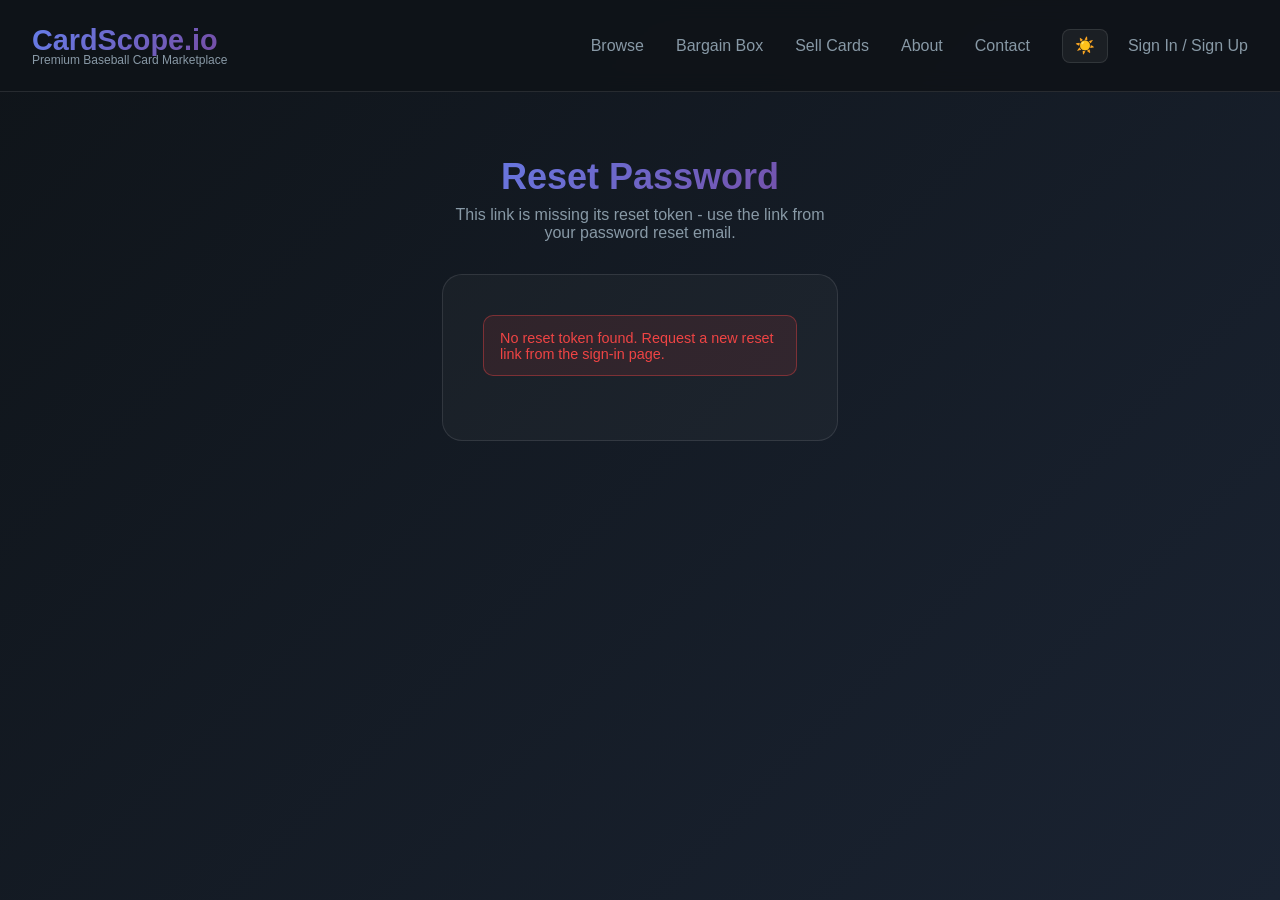
<file: reset-password.html>
<!DOCTYPE html>
<html lang="en">
<head>
    <meta charset="UTF-8">
    <meta name="viewport" content="width=device-width, initial-scale=1.0, maximum-scale=5.0, user-scalable=yes">
    <meta name="apple-mobile-web-app-capable" content="yes">
    <meta name="apple-mobile-web-app-status-bar-style" content="black-translucent">
    <title>Reset Password - CardScope.io</title>
    <script>(function(){var t=localStorage.getItem('cardscope_theme')||'dark';document.documentElement.setAttribute('data-theme',t);})();</script>
    <link rel="stylesheet" href="theme.css">
    <link rel="stylesheet" href="card-flip.css">
    <style>
        * {
            margin: 0;
            padding: 0;
            box-sizing: border-box;
        }

        body {
            font-family: -apple-system, BlinkMacSystemFont, 'Segoe UI', Roboto, Oxygen, Ubuntu, Cantarell, sans-serif;
            background: linear-gradient(135deg, var(--bg-1) 0%, var(--bg-2) 100%);
            color: var(--text-1);
            min-height: 100vh;
        }

        header {
            background: var(--header-surface);
            backdrop-filter: blur(10px);
            border-bottom: 1px solid var(--tint-4);
            padding: 1.5rem 2rem;
            position: sticky;
            top: 0;
            z-index: 100;
        }

        .header-content {
            max-width: 1400px;
            margin: 0 auto;
            display: flex;
            justify-content: space-between;
            align-items: center;
        }

        .logo {
            font-size: 1.8rem;
            font-weight: 700;
            background: linear-gradient(135deg, #667eea 0%, #764ba2 100%);
            -webkit-background-clip: text;
            -webkit-text-fill-color: transparent;
            background-clip: text;
        }

        .logo-subtitle {
            font-size: 0.75rem;
            color: var(--text-2);
            margin-top: -0.25rem;
        }

        nav {
            display: flex;
            gap: 2rem;
            align-items: center;
        }

        nav a {
            color: var(--text-2);
            text-decoration: none;
            font-weight: 500;
            transition: color 0.2s;
        }

        nav a:hover,
        nav a.active {
            color: #667eea;
        }

        .container {
            max-width: 460px;
            margin: 0 auto;
            padding: 4rem 2rem;
        }

        .page-header {
            text-align: center;
            margin-bottom: 2rem;
        }

        .page-title {
            font-size: 2.25rem;
            font-weight: 700;
            background: linear-gradient(135deg, #667eea 0%, #764ba2 100%);
            -webkit-background-clip: text;
            -webkit-text-fill-color: transparent;
            background-clip: text;
            margin-bottom: 0.5rem;
        }

        .page-subtitle {
            font-size: 1rem;
            color: var(--text-2);
        }

        .auth-form-container {
            background: var(--tint-1);
            border: 1px solid var(--tint-4);
            border-radius: 20px;
            padding: 2.5rem;
        }

        .form-group {
            margin-bottom: 1.5rem;
        }

        .form-group label {
            display: block;
            margin-bottom: 0.5rem;
            color: var(--text-1);
            font-weight: 600;
            font-size: 0.9rem;
        }

        .form-group input {
            width: 100%;
            padding: 1rem;
            background: var(--tint-2);
            border: 1px solid var(--tint-4);
            border-radius: 10px;
            color: var(--text-1);
            font-size: 1rem;
            transition: all 0.3s;
            font-family: inherit;
        }

        .form-group input:focus {
            outline: none;
            border-color: #667eea;
            background: var(--tint-3);
        }

        .input-hint {
            font-size: 0.85rem;
            color: var(--text-2);
            margin-top: 0.5rem;
        }

        .btn-submit {
            width: 100%;
            padding: 1.1rem 2rem;
            background: linear-gradient(135deg, #667eea 0%, #764ba2 100%);
            border: none;
            border-radius: 12px;
            color: white;
            font-size: 1rem;
            font-weight: 600;
            cursor: pointer;
            transition: all 0.3s;
            box-shadow: 0 4px 16px rgba(102, 126, 234, 0.3);
        }

        .btn-submit:hover:not(:disabled) {
            transform: translateY(-2px);
            box-shadow: 0 8px 24px rgba(102, 126, 234, 0.4);
        }

        .btn-submit:disabled {
            opacity: 0.5;
            cursor: not-allowed;
        }

        .error-message {
            background: rgba(239, 68, 68, 0.1);
            border: 1px solid rgba(239, 68, 68, 0.4);
            color: #ef4444;
            padding: 0.85rem 1rem;
            border-radius: 10px;
            font-size: 0.9rem;
            margin-bottom: 1.5rem;
            display: none;
        }

        .success-message {
            background: rgba(34, 197, 94, 0.1);
            border: 1px solid rgba(34, 197, 94, 0.4);
            color: #22c55e;
            padding: 0.85rem 1rem;
            border-radius: 10px;
            font-size: 0.9rem;
            margin-bottom: 1.5rem;
            display: none;
        }

        @media (max-width: 768px) {
            .container {
                padding: 2rem 1rem;
            }

            .auth-form-container {
                padding: 1.75rem;
            }
        }
    </style>
</head>
<body>
    <header>
        <div class="header-content">
            <a href="index.html" style="text-decoration: none;">
                <div>
                    <div class="logo">CardScope.io</div>
                    <div class="logo-subtitle">Premium Baseball Card Marketplace</div>
                </div>
            </a>
            <nav>
                <a href="index.html">Browse</a>
                <a href="index.html?view=bargain">Bargain Box</a>
                <a href="sell-cards.html">Sell Cards</a>
                <a href="#about">About</a>
                <a href="contact.html">Contact</a>
                <span id="authNavSlot"></span>
            </nav>
        </div>
    </header>

    <div class="container">
        <div class="page-header">
            <h1 class="page-title">Reset Password</h1>
            <p class="page-subtitle" id="pageSubtitle">Choose a new password for your account.</p>
        </div>

        <div class="auth-form-container">
            <div class="error-message" id="errorMessage"></div>
            <div class="success-message" id="successMessage"></div>

            <form id="resetForm" onsubmit="handleReset(event)">
                <div class="form-group">
                    <label>New Password</label>
                    <input type="password" id="newPassword" required autocomplete="new-password" minlength="8">
                    <div class="input-hint">At least 8 characters</div>
                </div>
                <div class="form-group">
                    <label>Confirm New Password</label>
                    <input type="password" id="confirmPassword" required autocomplete="new-password" minlength="8">
                </div>
                <button type="submit" class="btn-submit" id="resetBtn">Reset Password</button>
            </form>
        </div>
    </div>

    <script src="config.js"></script>
    <script src="cards-data.js"></script>
    <script>
        renderAuthNav();
        updateThemeToggleButtons();

        // The token comes from the emailed reset link (?token=...) - see
        // backend/app/main.py's forgot-password endpoint for how it's
        // generated and emailed. No token in the URL means this page was
        // opened directly rather than via a real reset email - the form is
        // useless without it, so disable it up front instead of letting
        // someone fill it out and hit a confusing error on submit.
        const RESET_TOKEN = new URLSearchParams(window.location.search).get('token');

        if (!RESET_TOKEN) {
            document.getElementById('pageSubtitle').textContent =
                'This link is missing its reset token - use the link from your password reset email.';
            document.getElementById('resetForm').style.display = 'none';
            document.getElementById('errorMessage').textContent =
                'No reset token found. Request a new reset link from the sign-in page.';
            document.getElementById('errorMessage').style.display = 'block';
        }

        async function handleReset(event) {
            event.preventDefault();
            document.getElementById('errorMessage').style.display = 'none';
            document.getElementById('successMessage').style.display = 'none';

            const newPassword = document.getElementById('newPassword').value;
            const confirmPassword = document.getElementById('confirmPassword').value;

            if (newPassword !== confirmPassword) {
                document.getElementById('errorMessage').textContent = 'Passwords don\'t match.';
                document.getElementById('errorMessage').style.display = 'block';
                return;
            }

            const btn = document.getElementById('resetBtn');
            btn.disabled = true;
            btn.textContent = 'Resetting...';

            try {
                await resetPassword(RESET_TOKEN, newPassword);
            } catch (err) {
                document.getElementById('errorMessage').textContent =
                    err.message || 'Could not reset your password. The link may have expired - request a new one.';
                document.getElementById('errorMessage').style.display = 'block';
                btn.disabled = false;
                btn.textContent = 'Reset Password';
                return;
            }

            // resetPassword() already saved the new session (see cards-data.js) -
            // the user just proved account ownership via the emailed link, so
            // they're logged in immediately rather than asked to sign in again.
            document.getElementById('successMessage').textContent =
                'Password reset! Taking you to your account...';
            document.getElementById('successMessage').style.display = 'block';
            document.getElementById('resetForm').style.display = 'none';
            setTimeout(() => { window.location.href = 'manage-cards.html'; }, 1500);
        }
    </script>
</body>
</html>
</file>
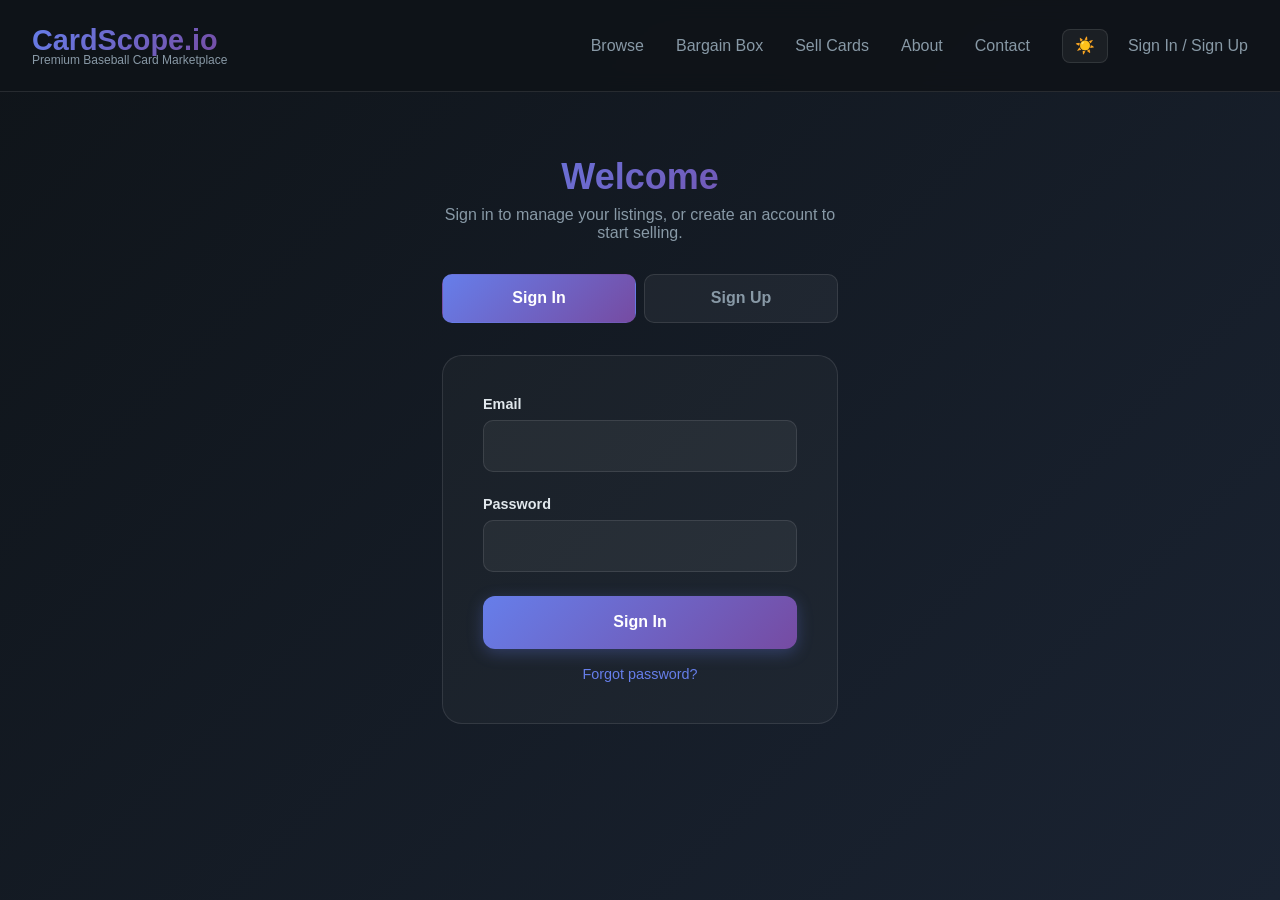
<file: sell-cards.html>
<!DOCTYPE html>
<html lang="en">
<head>
    <meta charset="UTF-8">
    <meta name="viewport" content="width=device-width, initial-scale=1.0, maximum-scale=5.0, user-scalable=yes">
    <meta name="apple-mobile-web-app-capable" content="yes">
    <meta name="apple-mobile-web-app-status-bar-style" content="black-translucent">
    <title>Sell Your Cards - CardScope.io</title>
    <script>(function(){var t=localStorage.getItem('cardscope_theme')||'dark';document.documentElement.setAttribute('data-theme',t);})();</script>
    <link rel="stylesheet" href="theme.css">
    <style>
        * {
            margin: 0;
            padding: 0;
            box-sizing: border-box;
        }

        body {
            font-family: -apple-system, BlinkMacSystemFont, 'Segoe UI', Roboto, Oxygen, Ubuntu, Cantarell, sans-serif;
            background: linear-gradient(135deg, var(--bg-1) 0%, var(--bg-2) 100%);
            color: var(--text-1);
            min-height: 100vh;
        }

        header {
            background: var(--header-surface);
            backdrop-filter: blur(10px);
            border-bottom: 1px solid var(--tint-4);
            padding: 1.5rem 2rem;
            position: sticky;
            top: 0;
            z-index: 100;
        }

        .header-content {
            max-width: 1400px;
            margin: 0 auto;
            display: flex;
            justify-content: space-between;
            align-items: center;
        }

        .logo {
            font-size: 1.8rem;
            font-weight: 700;
            background: linear-gradient(135deg, #667eea 0%, #764ba2 100%);
            -webkit-background-clip: text;
            -webkit-text-fill-color: transparent;
            background-clip: text;
        }

        .logo-subtitle {
            font-size: 0.75rem;
            color: var(--text-2);
            margin-top: -0.25rem;
        }

        nav {
            display: flex;
            gap: 2rem;
            align-items: center;
        }

        nav a {
            color: var(--text-2);
            text-decoration: none;
            font-weight: 500;
            transition: color 0.2s;
        }

        nav a:hover,
        nav a.active {
            color: #667eea;
        }

        .container {
            max-width: 1000px;
            margin: 0 auto;
            padding: 4rem 2rem;
        }

        .page-header {
            text-align: center;
            margin-bottom: 3rem;
        }

        .page-title {
            font-size: 3rem;
            font-weight: 700;
            background: linear-gradient(135deg, #667eea 0%, #764ba2 100%);
            -webkit-background-clip: text;
            -webkit-text-fill-color: transparent;
            background-clip: text;
            margin-bottom: 1rem;
        }

        .page-subtitle {
            font-size: 1.1rem;
            color: var(--text-2);
            line-height: 1.6;
        }

        .sell-form {
            background: var(--tint-1);
            border: 1px solid var(--tint-4);
            border-radius: 20px;
            padding: 3rem;
        }

        .section-title {
            font-size: 1.5rem;
            font-weight: 700;
            color: var(--text-1);
            margin-bottom: 1.5rem;
            padding-bottom: 0.75rem;
            border-bottom: 2px solid rgba(102, 126, 234, 0.3);
        }

        .form-grid {
            display: grid;
            grid-template-columns: repeat(2, 1fr);
            gap: 1.5rem;
            margin-bottom: 2rem;
        }

        .form-group {
            margin-bottom: 1.5rem;
        }

        .form-group.full-width {
            grid-column: 1 / -1;
        }

        .form-group label {
            display: block;
            margin-bottom: 0.5rem;
            color: var(--text-1);
            font-weight: 600;
            font-size: 0.9rem;
        }

        .required {
            color: #ef4444;
        }

        .form-group input,
        .form-group select,
        .form-group textarea {
            width: 100%;
            padding: 1rem;
            background: var(--tint-2);
            border: 1px solid var(--tint-4);
            border-radius: 10px;
            color: var(--text-1);
            font-size: 1rem;
            transition: all 0.3s;
            font-family: inherit;
        }

        .form-group input:focus,
        .form-group select:focus,
        .form-group textarea:focus {
            outline: none;
            border-color: #667eea;
            background: var(--tint-3);
        }

        .form-group textarea {
            resize: vertical;
            min-height: 120px;
        }

        .form-group select {
            cursor: pointer;
        }

        .input-hint {
            font-size: 0.85rem;
            color: var(--text-2);
            margin-top: 0.5rem;
        }

        /* Image Upload Section */
        .image-upload-container {
            margin-bottom: 2rem;
        }

        .image-upload-zone {
            border: 2px dashed rgba(102, 126, 234, 0.4);
            border-radius: 12px;
            padding: 2rem;
            text-align: center;
            background: rgba(102, 126, 234, 0.05);
            cursor: pointer;
            transition: all 0.3s;
        }

        .image-upload-zone:hover {
            border-color: #667eea;
            background: rgba(102, 126, 234, 0.1);
        }

        .image-upload-zone.dragover {
            border-color: #667eea;
            background: rgba(102, 126, 234, 0.15);
        }

        .upload-icon {
            font-size: 3rem;
            margin-bottom: 1rem;
        }

        .upload-text {
            font-size: 1.1rem;
            color: var(--text-1);
            margin-bottom: 0.5rem;
        }

        .upload-hint {
            font-size: 0.9rem;
            color: var(--text-2);
        }

        #imageInput {
            display: none;
        }

        .image-preview-grid {
            display: grid;
            grid-template-columns: repeat(auto-fill, minmax(150px, 1fr));
            gap: 1rem;
            margin-top: 1.5rem;
        }

        .image-preview-item {
            position: relative;
            aspect-ratio: 1;
            border-radius: 10px;
            overflow: hidden;
            background: var(--tint-2);
            border: 1px solid var(--tint-4);
        }

        .image-preview-item img {
            width: 100%;
            height: 100%;
            object-fit: cover;
        }

        .image-remove-btn {
            position: absolute;
            top: 0.5rem;
            right: 0.5rem;
            width: 30px;
            height: 30px;
            background: rgba(239, 68, 68, 0.9);
            border: none;
            border-radius: 50%;
            color: white;
            cursor: pointer;
            display: flex;
            align-items: center;
            justify-content: center;
            font-size: 1.2rem;
            transition: all 0.2s;
        }

        .image-remove-btn:hover {
            background: #dc2626;
            transform: scale(1.1);
        }

        .primary-badge {
            position: absolute;
            bottom: 0.5rem;
            left: 0.5rem;
            padding: 0.25rem 0.75rem;
            background: linear-gradient(135deg, #667eea 0%, #764ba2 100%);
            color: white;
            font-size: 0.75rem;
            font-weight: 600;
            border-radius: 6px;
        }

        /* Price Input */
        .price-input-wrapper {
            position: relative;
        }

        .currency-symbol {
            position: absolute;
            left: 1rem;
            top: 50%;
            transform: translateY(-50%);
            color: var(--text-2);
            font-size: 1.1rem;
            font-weight: 600;
        }

        .price-input-wrapper input {
            padding-left: 2.5rem;
        }

        /* Condition/Grade Toggle */
        .condition-toggle {
            display: flex;
            gap: 1rem;
            margin-bottom: 1rem;
        }

        .toggle-btn {
            flex: 1;
            padding: 0.75rem;
            background: var(--tint-2);
            border: 1px solid var(--tint-4);
            border-radius: 8px;
            color: var(--text-2);
            cursor: pointer;
            transition: all 0.3s;
            font-weight: 600;
        }

        .toggle-btn.active {
            background: linear-gradient(135deg, #667eea 0%, #764ba2 100%);
            border-color: transparent;
            color: white;
        }

        /* Submit Section */
        .submit-section {
            margin-top: 3rem;
            padding-top: 2rem;
            border-top: 1px solid var(--tint-4);
        }

        .terms-checkbox {
            display: flex;
            align-items: start;
            gap: 0.75rem;
            margin-bottom: 2rem;
            cursor: pointer;
        }

        .terms-checkbox input[type="checkbox"] {
            width: 20px;
            height: 20px;
            margin-top: 2px;
            cursor: pointer;
            accent-color: #667eea;
        }

        .terms-text {
            color: var(--text-3);
            font-size: 0.9rem;
            line-height: 1.5;
        }

        .submit-buttons {
            display: flex;
            gap: 1rem;
        }

        .btn-submit {
            flex: 2;
            padding: 1.25rem 2rem;
            background: linear-gradient(135deg, #667eea 0%, #764ba2 100%);
            border: none;
            border-radius: 12px;
            color: white;
            font-size: 1.1rem;
            font-weight: 600;
            cursor: pointer;
            transition: all 0.3s;
            box-shadow: 0 4px 16px rgba(102, 126, 234, 0.3);
        }

        .btn-submit:hover:not(:disabled) {
            transform: translateY(-2px);
            box-shadow: 0 8px 24px rgba(102, 126, 234, 0.4);
        }

        .btn-submit:disabled {
            opacity: 0.5;
            cursor: not-allowed;
        }

        .btn-draft {
            flex: 1;
            padding: 1.25rem 2rem;
            background: var(--tint-2);
            border: 2px solid rgba(102, 126, 234, 0.4);
            border-radius: 12px;
            color: #667eea;
            font-size: 1.1rem;
            font-weight: 600;
            cursor: pointer;
            transition: all 0.3s;
        }

        .btn-draft:hover {
            background: rgba(102, 126, 234, 0.1);
            transform: translateY(-2px);
        }

        @media (max-width: 768px) {
            .form-grid {
                grid-template-columns: 1fr;
            }

            .page-title {
                font-size: 2rem;
            }

            .sell-form {
                padding: 2rem 1.5rem;
            }

            .submit-buttons {
                flex-direction: column;
            }

            nav {
                gap: 1rem;
                flex-wrap: wrap;
            }

            .header-content {
                flex-direction: column;
                gap: 1rem;
                align-items: flex-start;
            }

            nav a {
                font-size: 0.9rem;
            }

            .logo {
                font-size: 1.5rem;
            }

            .container {
                padding: 2rem 1rem;
            }

            .section-title {
                font-size: 1.25rem;
            }

            .image-preview-grid {
                grid-template-columns: repeat(auto-fill, minmax(100px, 1fr));
            }

            .condition-toggle {
                flex-direction: column;
            }

            .toggle-btn {
                width: 100%;
            }

            .page-subtitle {
                font-size: 1rem;
            }

            header {
                padding: 1rem;
            }
        }

        /* iPad specific */
        @media (min-width: 769px) and (max-width: 1024px) {
            .container {
                padding: 3rem 2rem;
            }

            .form-grid {
                grid-template-columns: repeat(2, 1fr);
            }
        }

        /* Improve touch targets for mobile */
        @media (hover: none) and (pointer: coarse) {
            .form-group input,
            .form-group select,
            .form-group textarea {
                min-height: 44px;
                font-size: 16px;
            }

            .btn-submit,
            .btn-draft {
                min-height: 50px;
            }

            .image-upload-zone {
                min-height: 150px;
            }
        }

        /* Prevent zoom on input focus (iOS) */
        @media screen and (max-width: 768px) {
            input,
            select,
            textarea {
                font-size: 16px !important;
            }
        }
    </style>
</head>
<body>
    <header>
        <div class="header-content">
            <a href="index.html" style="text-decoration: none;">
                <div>
                    <div class="logo">CardScope.io</div>
                    <div class="logo-subtitle">Premium Baseball Card Marketplace</div>
                </div>
            </a>
            <nav>
                <a href="index.html">Browse</a>
                <a href="index.html?view=bargain">Bargain Box</a>
                <a href="sell-cards.html" class="active">Sell Cards</a>
                <a href="#about">About</a>
                <a href="contact.html">Contact</a>
                <span id="authNavSlot"></span>
            </nav>
        </div>
    </header>

    <div class="container">
        <div class="page-header">
            <h1 class="page-title" id="pageTitle">List Your Card for Sale</h1>
            <p class="page-subtitle" id="pageSubtitle">Fill out the details below to list your baseball card on CardScope.io. Our team will review your listing within 24 hours.</p>
        </div>

        <form class="sell-form" id="sellForm" onsubmit="submitListing(event)">
            <!-- Basic Information -->
            <h2 class="section-title">Basic Information</h2>

            <label class="terms-checkbox" style="margin-bottom: 1.5rem;">
                <input type="checkbox" id="isBargainBox" onchange="toggleBargainBox()">
                <span class="terms-text"><strong>This is a Bargain Box lot</strong> — multiple cards sold together as one group, not a single card.</span>
            </label>

            <div class="form-group full-width" id="lotCardCountGroup" style="display: none;">
                <label>Number of Cards in Lot <span class="required">*</span></label>
                <input type="number" id="lotCardCount" name="lotCardCount" placeholder="10" min="2" step="1">
                <div class="input-hint">How many individual cards are included in this lot.</div>
            </div>

            <div class="form-grid">
                <div class="form-group">
                    <label id="playerNameLabel">Player Name <span class="required">*</span></label>
                    <input type="text" id="playerName" name="playerName" placeholder="Mike Trout" required>
                </div>

                <div class="form-group">
                    <label>Year <span class="required">*</span></label>
                    <input type="number" id="year" name="year" placeholder="2011" min="1900" max="2025" required>
                </div>

                <div class="form-group">
                    <label>Brand / Set <span class="required">*</span></label>
                    <input type="text" id="brand" name="brand" placeholder="Topps Chrome" required>
                </div>

                <div class="form-group">
                    <label>Card Type <span class="required">*</span></label>
                    <select id="cardType" name="cardType" required>
                        <option value="">Select type...</option>
                        <option value="Rookie Card">Rookie Card</option>
                        <option value="Rookie Autograph">Rookie Autograph</option>
                        <option value="Autograph">Autograph</option>
                        <option value="Base Card">Base Card</option>
                        <option value="Insert">Insert</option>
                        <option value="Parallel">Parallel</option>
                        <option value="Relic">Relic</option>
                        <option value="Patch">Patch</option>
                        <option value="Lot">Lot / Bargain Box</option>
                        <option value="Other">Other</option>
                    </select>
                </div>

                <div class="form-group">
                    <label>Era <span class="required">*</span></label>
                    <select id="era" name="era" required>
                        <option value="">Select era...</option>
                        <option value="vintage">Vintage (Pre-1980)</option>
                        <option value="modern">Modern (1980-Present)</option>
                    </select>
                </div>

                <div class="form-group">
                    <label>Card Number</label>
                    <input type="text" id="cardNumber" name="cardNumber" placeholder="1, 250, RC-1">
                    <div class="input-hint">Optional - if applicable</div>
                </div>
            </div>

            <!-- Condition/Grading -->
            <h2 class="section-title">Condition & Grading</h2>
            
            <div class="condition-toggle">
                <button type="button" class="toggle-btn active" id="gradedBtn" onclick="toggleConditionType('graded')">Graded</button>
                <button type="button" class="toggle-btn" id="ungradedBtn" onclick="toggleConditionType('ungraded')">Ungraded</button>
            </div>

            <div id="gradedSection">
                <div class="form-grid">
                    <div class="form-group">
                        <label>Grading Company <span class="required">*</span></label>
                        <select id="gradingCompany" name="gradingCompany">
                            <option value="">Select company...</option>
                            <option value="PSA">PSA</option>
                            <option value="BGS">BGS (Beckett)</option>
                            <option value="SGC">SGC</option>
                            <option value="CGC">CGC</option>
                            <option value="HGA">HGA</option>
                        </select>
                    </div>

                    <div class="form-group">
                        <label>Grade <span class="required">*</span></label>
                        <select id="grade" name="grade">
                            <option value="">Select grade...</option>
                            <option value="10">10 - Gem Mint</option>
                            <option value="9.5">9.5 - Gem Mint+</option>
                            <option value="9">9 - Mint</option>
                            <option value="8.5">8.5 - NM-MT+</option>
                            <option value="8">8 - NM-MT</option>
                            <option value="7.5">7.5 - NM+</option>
                            <option value="7">7 - Near Mint</option>
                            <option value="6.5">6.5 - EX-MT+</option>
                            <option value="6">6 - EX-MT</option>
                            <option value="5.5">5.5 - EX+</option>
                            <option value="5">5 - Excellent</option>
                            <option value="4.5">4.5 - VG-EX+</option>
                            <option value="4">4 - VG-EX</option>
                            <option value="3.5">3.5 - VG+</option>
                            <option value="3">3 - Very Good</option>
                            <option value="2.5">2.5 - Good+</option>
                            <option value="2">2 - Good</option>
                            <option value="1.5">1.5 - Fair</option>
                            <option value="1">1 - Poor</option>
                        </select>
                    </div>

                    <div class="form-group full-width">
                        <label>Certification Number</label>
                        <input type="text" id="certNumber" name="certNumber" placeholder="12345678">
                        <div class="input-hint">Optional - helps verify authenticity</div>
                    </div>
                </div>
            </div>

            <div id="ungradedSection" style="display: none;">
                <div class="form-group">
                    <label>Condition Description <span class="required">*</span></label>
                    <select id="ungradedCondition" name="ungradedCondition">
                        <option value="">Select condition...</option>
                        <option value="Mint">Mint</option>
                        <option value="Near Mint">Near Mint</option>
                        <option value="Excellent">Excellent</option>
                        <option value="Very Good">Very Good</option>
                        <option value="Good">Good</option>
                        <option value="Fair">Fair</option>
                        <option value="Poor">Poor</option>
                        <option value="Mixed / Various">Mixed / Various (lot with multiple conditions)</option>
                    </select>
                </div>
            </div>

            <!-- Pricing -->
            <h2 class="section-title">Pricing</h2>
            <div class="form-grid">
                <div class="form-group">
                    <label id="priceLabel">Asking Price <span class="required">*</span></label>
                    <div class="price-input-wrapper">
                        <span class="currency-symbol">$</span>
                        <input type="number" id="price" name="price" placeholder="8750" min="1" step="1" required>
                    </div>
                    <div class="input-hint" id="priceHint">Enter amount in USD</div>
                </div>

                <div class="form-group">
                    <label>Accept Offers?</label>
                    <select id="acceptOffers" name="acceptOffers">
                        <option value="yes">Yes - Open to Offers</option>
                        <option value="no">No - Firm Price</option>
                    </select>
                </div>
            </div>

            <!-- Images -->
            <h2 class="section-title" id="imagesSectionTitle">Card Images</h2>
            <div class="form-grid">
                <div class="image-upload-container">
                    <label id="frontImageLabel">Front of Card <span class="required">*</span></label>
                    <div class="image-upload-zone" id="frontUploadZone" onclick="document.getElementById('frontImageInput').click()">
                        <div class="upload-icon">📸</div>
                        <div class="upload-text">Click to upload or drag and drop</div>
                        <div class="upload-hint">JPG or PNG</div>
                    </div>
                    <input type="file" id="frontImageInput" accept="image/*" onchange="handleImageSelect(event, 'front')">
                    <div class="image-preview-grid" id="frontImagePreview"></div>
                </div>

                <div class="image-upload-container">
                    <label id="backImageLabel">Back of Card <span class="required">*</span></label>
                    <div class="image-upload-zone" id="backUploadZone" onclick="document.getElementById('backImageInput').click()">
                        <div class="upload-icon">📸</div>
                        <div class="upload-text">Click to upload or drag and drop</div>
                        <div class="upload-hint">JPG or PNG</div>
                    </div>
                    <input type="file" id="backImageInput" accept="image/*" onchange="handleImageSelect(event, 'back')">
                    <div class="image-preview-grid" id="backImagePreview"></div>
                </div>
            </div>
            <div class="input-hint" style="margin-bottom: 2rem;" id="imagesHint">Front and back images power the hover-to-flip preview shown on the browse page and this card's listing.</div>

            <!-- Description -->
            <h2 class="section-title">Description</h2>
            <div class="form-group full-width">
                <label>Card Description</label>
                <textarea id="description" name="description" placeholder="Describe your card's condition, any notable features, centering, corners, edges, surface quality, etc..."></textarea>
                <div class="input-hint">Optional, but helps potential buyers</div>
            </div>

            <!-- Submit -->
            <div class="submit-section">
                <label class="terms-checkbox">
                    <input type="checkbox" id="termsAgree" required>
                    <span class="terms-text">I certify that I own this card and that all information provided is accurate. I agree to CardScope.io's selling terms and conditions, including the 5% commission fee on successful sales.</span>
                </label>

                <div class="submit-buttons">
                    <button type="button" class="btn-draft" onclick="saveDraft()" id="draftBtn">Save as Draft</button>
                    <button type="submit" class="btn-submit" id="submitBtn">Submit Listing for Review</button>
                </div>
            </div>
        </form>
    </div>

    <script src="config.js"></script>
    <script src="cards-data.js"></script>
    <script>
        renderAuthNav();
        updateThemeToggleButtons();

        // Selling requires an account so listings can be tied to their
        // owner and managed later. Bounce to sign-in, then back here.
        if (!isLoggedIn()) {
            window.location.href = 'login.html?next=sell-cards.html';
        }

        // Edit mode: sell-cards.html?edit=<slug> pre-fills this same form
        // instead of duplicating it into a separate page. Only the card's
        // owner can edit it - enforced here (redirect) AND on the backend
        // (403), since a client-side check alone isn't real security.
        const EDIT_SLUG = new URLSearchParams(window.location.search).get('edit');
        const GRADING_COMPANIES = ['PSA', 'BGS', 'SGC', 'CGC', 'HGA'];

        // Front/back card images, stored as data URLs and submitted directly
        // to the backend as frontImageUrl/backImageUrl (see CardScope.io
        // CLAUDE.md for the known scaling limitation of storing images this
        // way - fine for now, not fine at real volume).
        let cardImages = { front: null, back: null };
        let conditionType = 'graded';

        // Bargain Box: a listing that groups multiple cards into one lot
        // sold together (e.g. "10-Card Mixed Rookie Lot"), instead of a
        // single card. Reuses the same card record/fields - isBargainBox +
        // lotCardCount just flag it so index.html can filter/badge it.
        function toggleBargainBox() {
            const isBargainBox = document.getElementById('isBargainBox').checked;

            document.getElementById('lotCardCountGroup').style.display = isBargainBox ? 'block' : 'none';
            document.getElementById('lotCardCount').required = isBargainBox;

            document.getElementById('playerNameLabel').innerHTML = isBargainBox
                ? 'Lot Title <span class="required">*</span>'
                : 'Player Name <span class="required">*</span>';
            document.getElementById('playerName').placeholder = isBargainBox
                ? '10-Card Mixed Rookie Lot'
                : 'Mike Trout';

            document.getElementById('priceLabel').innerHTML = isBargainBox
                ? 'Lot Price <span class="required">*</span>'
                : 'Asking Price <span class="required">*</span>';
            document.getElementById('priceHint').textContent = isBargainBox
                ? 'Total price for the whole lot, not per card'
                : 'Enter amount in USD';

            document.getElementById('imagesSectionTitle').textContent = isBargainBox ? 'Lot Images' : 'Card Images';
            document.getElementById('frontImageLabel').innerHTML = isBargainBox
                ? 'Lot Photo <span class="required">*</span>'
                : 'Front of Card <span class="required">*</span>';
            document.getElementById('backImageLabel').textContent = isBargainBox
                ? 'Additional Photo (optional)'
                : 'Back of Card *';
            document.getElementById('backImageLabel').innerHTML = isBargainBox
                ? 'Additional Photo (optional)'
                : 'Back of Card <span class="required">*</span>';
            document.getElementById('imagesHint').textContent = isBargainBox
                ? 'One clear photo showing the cards included in the lot is enough - add a second angle if it helps buyers see condition.'
                : 'Front and back images power the hover-to-flip preview shown on the browse page and this card\'s listing.';

            if (isBargainBox && document.getElementById('cardType').value !== 'Lot') {
                document.getElementById('cardType').value = 'Lot';
            }
        }

        async function loadCardForEdit() {
            let card;
            try {
                card = await fetchCardById(EDIT_SLUG);
            } catch (err) {
                console.error(err);
                alert('Could not load this card for editing — is the CardScope backend running?');
                window.location.href = 'manage-cards.html';
                return;
            }
            if (!card) {
                alert('That card could not be found.');
                window.location.href = 'manage-cards.html';
                return;
            }
            if (card.userId !== getAuthUserId()) {
                alert('You can only edit cards you listed.');
                window.location.href = 'manage-cards.html';
                return;
            }

            document.getElementById('pageTitle').textContent = 'Edit Your Card';
            document.getElementById('pageSubtitle').textContent = 'Update the details below and save your changes.';
            document.getElementById('submitBtn').textContent = 'Save Changes';
            document.getElementById('draftBtn').style.display = 'none';

            document.getElementById('playerName').value = card.player;
            document.getElementById('year').value = card.year;
            document.getElementById('brand').value = card.brand;
            document.getElementById('cardType').value = card.type;
            document.getElementById('era').value = card.era;
            document.getElementById('description').value = card.description || '';
            // card.price is formatted like "$2,750" - strip to a plain number
            document.getElementById('price').value = (card.price || '').replace(/[^0-9.]/g, '');

            if (card.isBargainBox) {
                document.getElementById('isBargainBox').checked = true;
                document.getElementById('lotCardCount').value = card.lotCardCount || '';
                toggleBargainBox();
            }

            // Best-effort split of the stored "condition" string (e.g. "PSA 9")
            // back into grading company + grade, or treat as ungraded if it
            // doesn't start with a known grading company.
            const condition = card.condition || '';
            const matchedCompany = GRADING_COMPANIES.find(c => condition.startsWith(c + ' '));
            if (matchedCompany) {
                toggleConditionType('graded');
                document.getElementById('gradingCompany').value = matchedCompany;
                document.getElementById('grade').value = condition.slice(matchedCompany.length + 1);
            } else if (condition) {
                toggleConditionType('ungraded');
                document.getElementById('ungradedCondition').value = condition;
            }

            if (card.frontImageUrl) {
                cardImages.front = card.frontImageUrl;
                renderImagePreview('front');
            }
            if (card.backImageUrl) {
                cardImages.back = card.backImageUrl;
                renderImagePreview('back');
            }

            // Editing an existing listing doesn't need the "I certify I own
            // this card" terms re-confirmed every time.
            const termsRow = document.getElementById('termsAgree').closest('.terms-checkbox');
            document.getElementById('termsAgree').required = false;
            if (termsRow) termsRow.style.display = 'none';
        }

        if (EDIT_SLUG) {
            loadCardForEdit();
        }

        function handleImageSelect(event, side) {
            const file = event.target.files[0];
            if (!file || !file.type.startsWith('image/')) return;

            const reader = new FileReader();
            reader.onload = function(e) {
                cardImages[side] = e.target.result;
                renderImagePreview(side);
            };
            reader.readAsDataURL(file);

            event.target.value = '';
        }

        function renderImagePreview(side) {
            const grid = document.getElementById(side + 'ImagePreview');
            if (!cardImages[side]) {
                grid.innerHTML = '';
                return;
            }
            grid.innerHTML = `
                <div class="image-preview-item">
                    <img src="${cardImages[side]}" alt="Card ${side}">
                    <button type="button" class="image-remove-btn" onclick="removeImage('${side}')" title="Remove image">×</button>
                </div>
            `;
        }

        function removeImage(side) {
            cardImages[side] = null;
            renderImagePreview(side);
        }

        // Drag and Drop for both zones
        ['front', 'back'].forEach((side) => {
            const zone = document.getElementById(side + 'UploadZone');
            zone.addEventListener('dragover', (e) => {
                e.preventDefault();
                zone.classList.add('dragover');
            });
            zone.addEventListener('dragleave', () => {
                zone.classList.remove('dragover');
            });
            zone.addEventListener('drop', (e) => {
                e.preventDefault();
                zone.classList.remove('dragover');
                const file = e.dataTransfer.files[0];
                if (file) handleImageSelect({ target: { files: [file], value: '' } }, side);
            });
        });

        // Condition Toggle
        function toggleConditionType(type) {
            conditionType = type;
            
            document.getElementById('gradedBtn').classList.toggle('active', type === 'graded');
            document.getElementById('ungradedBtn').classList.toggle('active', type === 'ungraded');
            
            document.getElementById('gradedSection').style.display = type === 'graded' ? 'block' : 'none';
            document.getElementById('ungradedSection').style.display = type === 'ungraded' ? 'block' : 'none';

            // Update required fields
            if (type === 'graded') {
                document.getElementById('gradingCompany').required = true;
                document.getElementById('grade').required = true;
                document.getElementById('ungradedCondition').required = false;
            } else {
                document.getElementById('gradingCompany').required = false;
                document.getElementById('grade').required = false;
                document.getElementById('ungradedCondition').required = true;
            }
        }

        // Form Submission
        async function submitListing(event) {
            event.preventDefault();

            const isBargainBox = document.getElementById('isBargainBox').checked;

            if (!cardImages.front) {
                alert(isBargainBox ? 'Please upload a photo of the lot' : 'Please upload both a front and back image of your card');
                return;
            }
            if (!isBargainBox && !cardImages.back) {
                alert('Please upload both a front and back image of your card');
                return;
            }
            if (isBargainBox && !document.getElementById('lotCardCount').value) {
                alert('Please enter how many cards are included in this lot');
                return;
            }

            // Create card object matching the backend's expected shape.
            // Images are sent as data URLs and stored directly in the
            // database as text - fine for getting inventory listed now, but
            // won't scale to real volume (large payloads per card). Worth
            // moving to real file/object storage before listing hundreds of
            // cards - see CardScope.io CLAUDE.md.
            const newCard = {
                player: document.getElementById('playerName').value,
                year: document.getElementById('year').value,
                brand: document.getElementById('brand').value,
                type: document.getElementById('cardType').value,
                era: document.getElementById('era').value,
                price: parseFloat(document.getElementById('price').value),
                description: document.getElementById('description').value,
                emoji: "⚾",
                frontImageUrl: cardImages.front,
                backImageUrl: cardImages.back,
                isBargainBox: isBargainBox,
                lotCardCount: isBargainBox ? parseInt(document.getElementById('lotCardCount').value, 10) : null,
            };

            // Add condition based on graded/ungraded
            if (conditionType === 'graded') {
                const company = document.getElementById('gradingCompany').value;
                const grade = document.getElementById('grade').value;
                newCard.condition = `${company} ${grade}`;
            } else {
                newCard.condition = document.getElementById('ungradedCondition').value;
            }

            const submitBtn = document.getElementById('submitBtn');
            submitBtn.disabled = true;
            submitBtn.textContent = EDIT_SLUG ? 'Saving...' : 'Submitting...';

            try {
                if (EDIT_SLUG) {
                    await updateCard(EDIT_SLUG, newCard);
                } else {
                    await submitCard(newCard);
                }
            } catch (err) {
                console.error(err);
                if (err instanceof AuthRequiredError) {
                    alert('Your session expired — please sign in again.');
                    logout();
                    window.location.href = 'login.html?next=sell-cards.html';
                    return;
                }
                const action = EDIT_SLUG ? 'save your changes' : 'submit your listing';
                alert(`Could not ${action} — is the CardScope backend running?`);
                submitBtn.disabled = false;
                submitBtn.textContent = EDIT_SLUG ? 'Save Changes' : 'Submit Listing for Review';
                return;
            }

            if (EDIT_SLUG) {
                alert('✓ Your changes have been saved.');
                window.location.href = 'manage-cards.html';
            } else {
                alert('✓ Card listing created successfully! Your card is now live on CardScope.io for everyone to see.');
                window.location.href = 'index.html';
            }
        }

        function saveDraft() {
            const formData = new FormData(document.getElementById('sellForm'));
            console.log('Draft saved:', Object.fromEntries(formData));
            alert('Draft saved successfully! You can come back to finish your listing later.');
        }
    </script>
</body>
</html>
</file>
<file: theme.css>
/*
 * CardScope.io theme system - dark (default) + light, as a user preference.
 *
 * Every page's own <style> block references these variables instead of
 * hardcoding colors, so switching data-theme on <html> re-themes the whole
 * page instantly. Brand accent colors (#667eea/#764ba2 gradient) and most
 * status colors (success green, danger red) deliberately stay OUTSIDE this
 * variable system - they're translucent brand-color tints that read
 * correctly on both a dark and a light background as-is.
 *
 * Exception: amber/yellow (--amber-text, --amber-text-alt, used for the
 * Bargain Box accent and "pending" status text) genuinely fails contrast on
 * a white background - #f59e0b and #ffc107 read fine on the dark theme but
 * are hard to read on white, so these get a real light-mode override
 * (a darker amber) instead of staying a static color like the others.
 *
 * Applied via a tiny inline script in each page's <head> (reads
 * localStorage before first paint, so there's no flash of the wrong
 * theme) + toggleTheme()/setTheme() in cards-data.js for the actual
 * toggle button.
 */

:root {
    --bg-1: #0f1419;
    --bg-2: #1a2332;
    --text-1: #e1e8ed;
    --text-2: #8899a6;
    --text-3: #c9d1d9;
    --amber-text: #f59e0b;
    --amber-text-alt: #ffc107;
    --header-surface: rgba(15, 20, 25, 0.95);
    --tint-1: rgba(255, 255, 255, 0.03);
    --tint-2: rgba(255, 255, 255, 0.05);
    --tint-3: rgba(255, 255, 255, 0.08);
    --tint-4: rgba(255, 255, 255, 0.1);
    --panel-bg: #1a2332;
}

html[data-theme="light"] {
    --bg-1: #ffffff;
    --bg-2: #f2f4f9;
    --text-1: #1a2332;
    --text-2: #5b6572;
    --text-3: #333e4d;
    --amber-text: #92400e;
    --amber-text-alt: #92400e;
    --header-surface: rgba(255, 255, 255, 0.92);
    --tint-1: rgba(15, 20, 30, 0.025);
    --tint-2: rgba(15, 20, 30, 0.045);
    --tint-3: rgba(15, 20, 30, 0.065);
    --tint-4: rgba(15, 20, 30, 0.1);
    --panel-bg: #ffffff;
}

.theme-toggle-btn {
    background: var(--tint-2);
    border: 1px solid var(--tint-4);
    border-radius: 8px;
    color: var(--text-1);
    cursor: pointer;
    font-size: 1rem;
    padding: 0.5rem 0.75rem;
    line-height: 1;
    transition: all 0.2s;
}

.theme-toggle-btn:hover {
    background: var(--tint-3);
}
</file>
<file: card-flip.css>
/*
 * Card front/back hover-swap effect.
 * Matches the reference behavior from odizcg.com/card-shop/ - a WooCommerce
 * site using its built-in "swap to second image on hover" feature. That's a
 * plain crossfade between two stacked images, not a 3D flip animation, so
 * that's what this reproduces: simplest thing that gives the same result,
 * and it degrades gracefully (no JS required, no back image = no effect).
 *
 * Markup shape expected:
 *   <div class="card-flip-image">
 *     <img class="card-flip-front" src="...">
 *     <img class="card-flip-back" src="...">   (optional - omit if no back image)
 *   </div>
 */

.card-flip-image {
    position: relative;
    width: 100%;
    height: 100%;
    overflow: hidden;
}

.card-flip-image .card-flip-front,
.card-flip-image .card-flip-back {
    position: absolute;
    inset: 0;
    width: 100%;
    height: 100%;
    object-fit: cover;
    transition: opacity 0.3s ease;
}

.card-flip-image .card-flip-back {
    opacity: 0;
}

.card-flip-image:hover .card-flip-front {
    opacity: 0;
}

.card-flip-image:hover .card-flip-back {
    opacity: 1;
}

/* Touch devices can't hover - tap toggles instead, via the .flipped class
   (see the small init script in each page that uses this component). */
.card-flip-image.flipped .card-flip-front {
    opacity: 0;
}

.card-flip-image.flipped .card-flip-back {
    opacity: 1;
}
</file>
